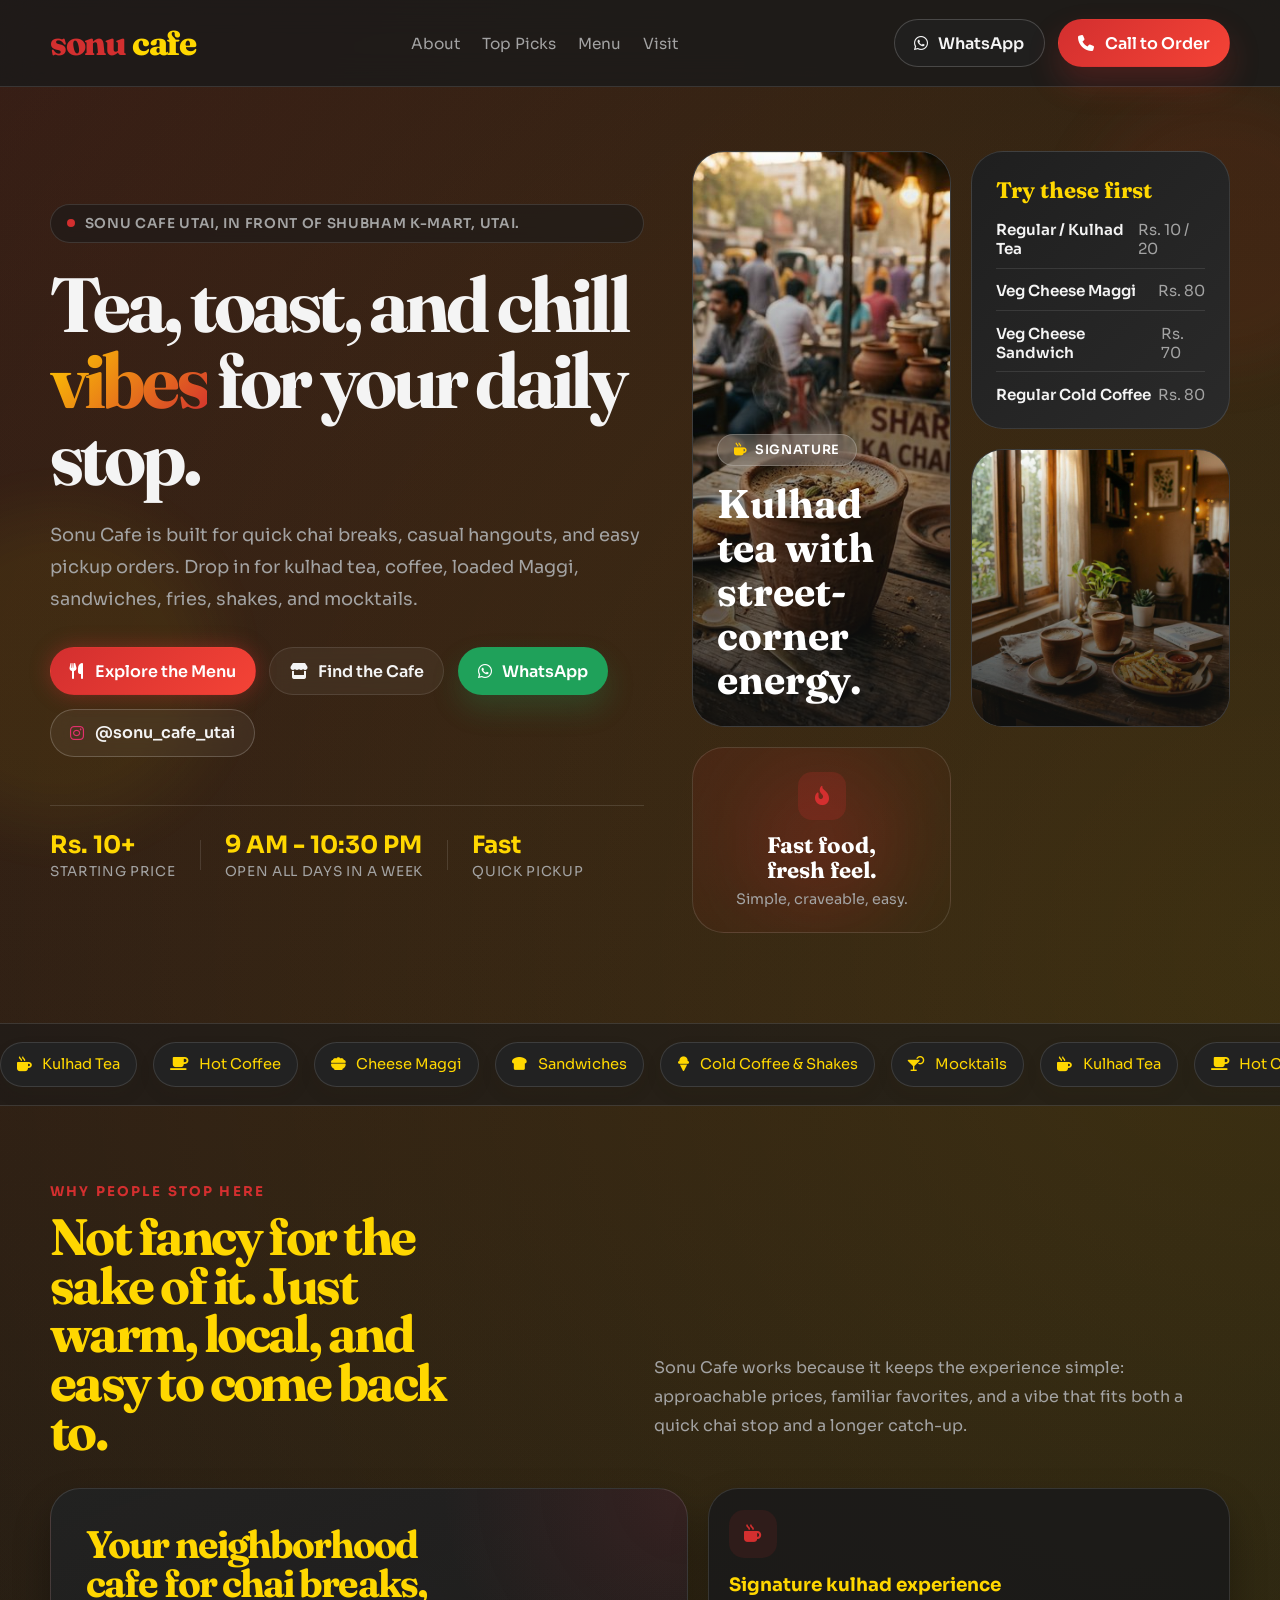
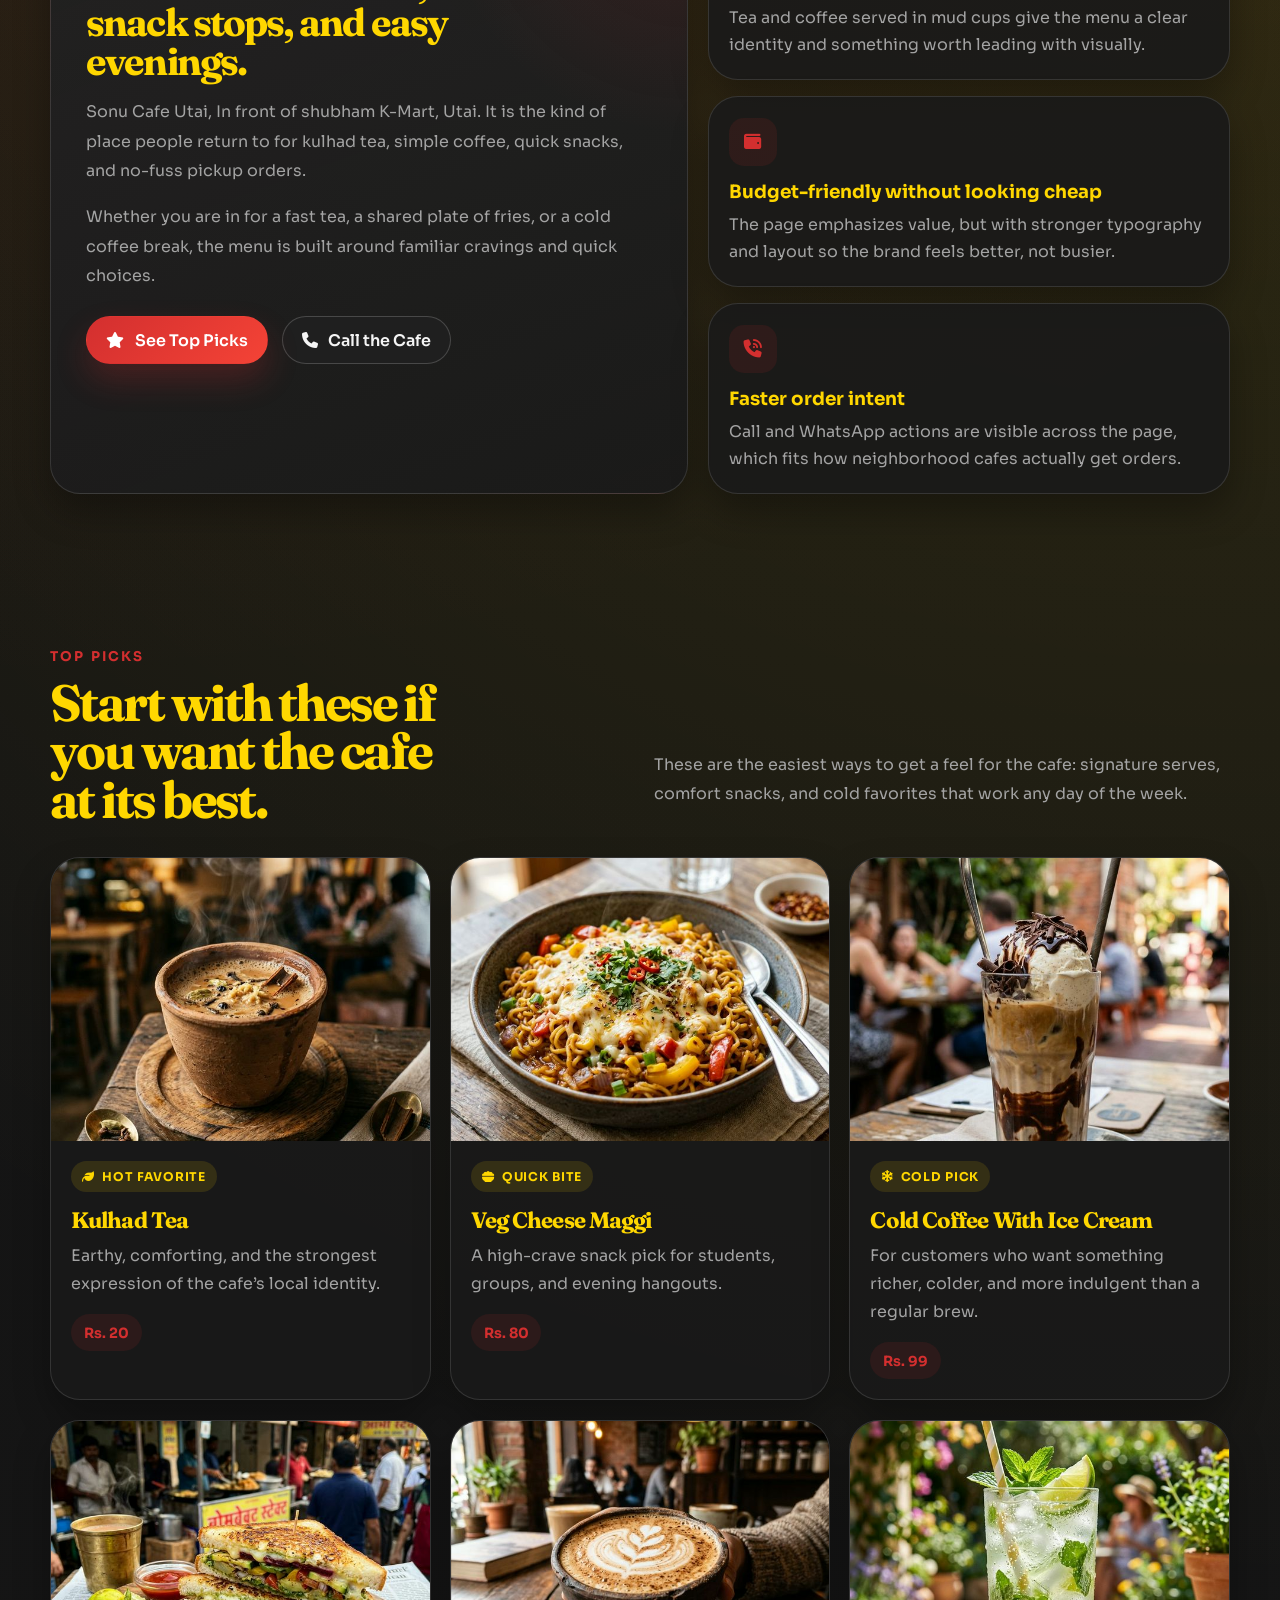
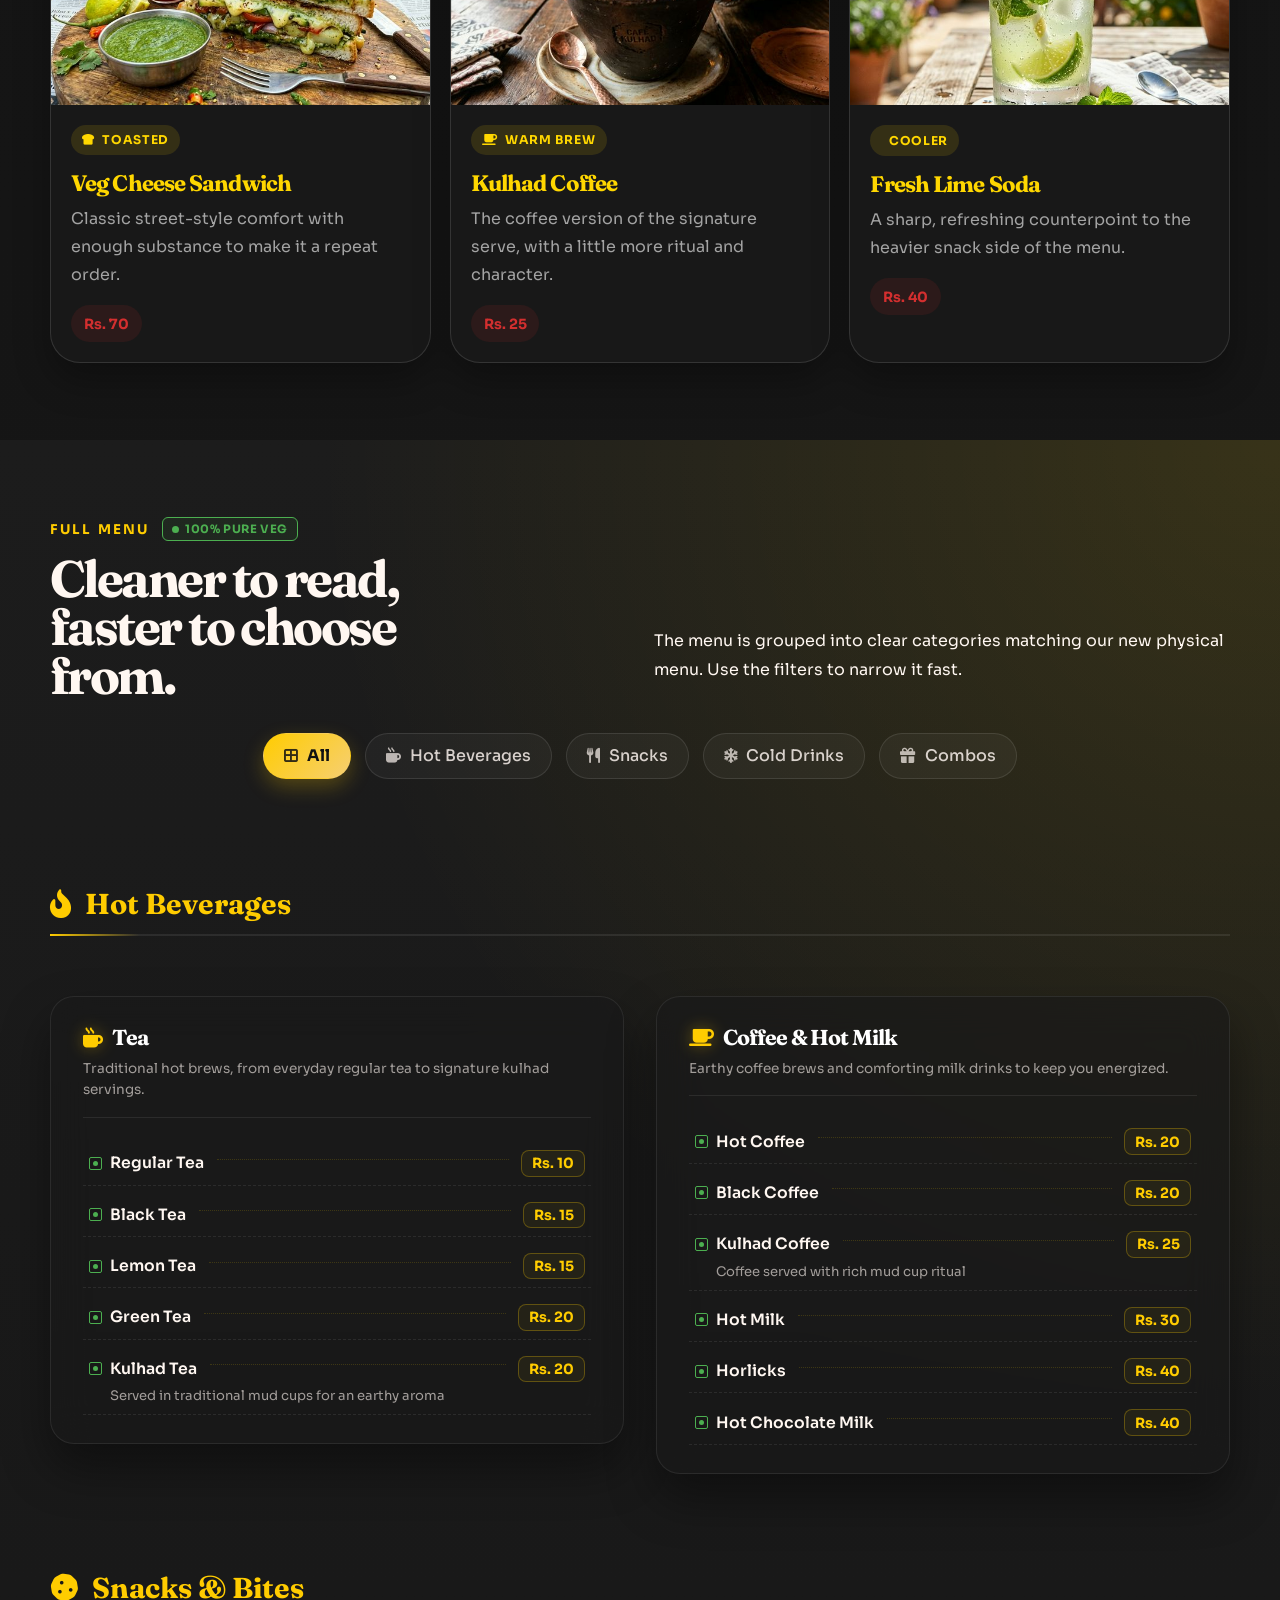
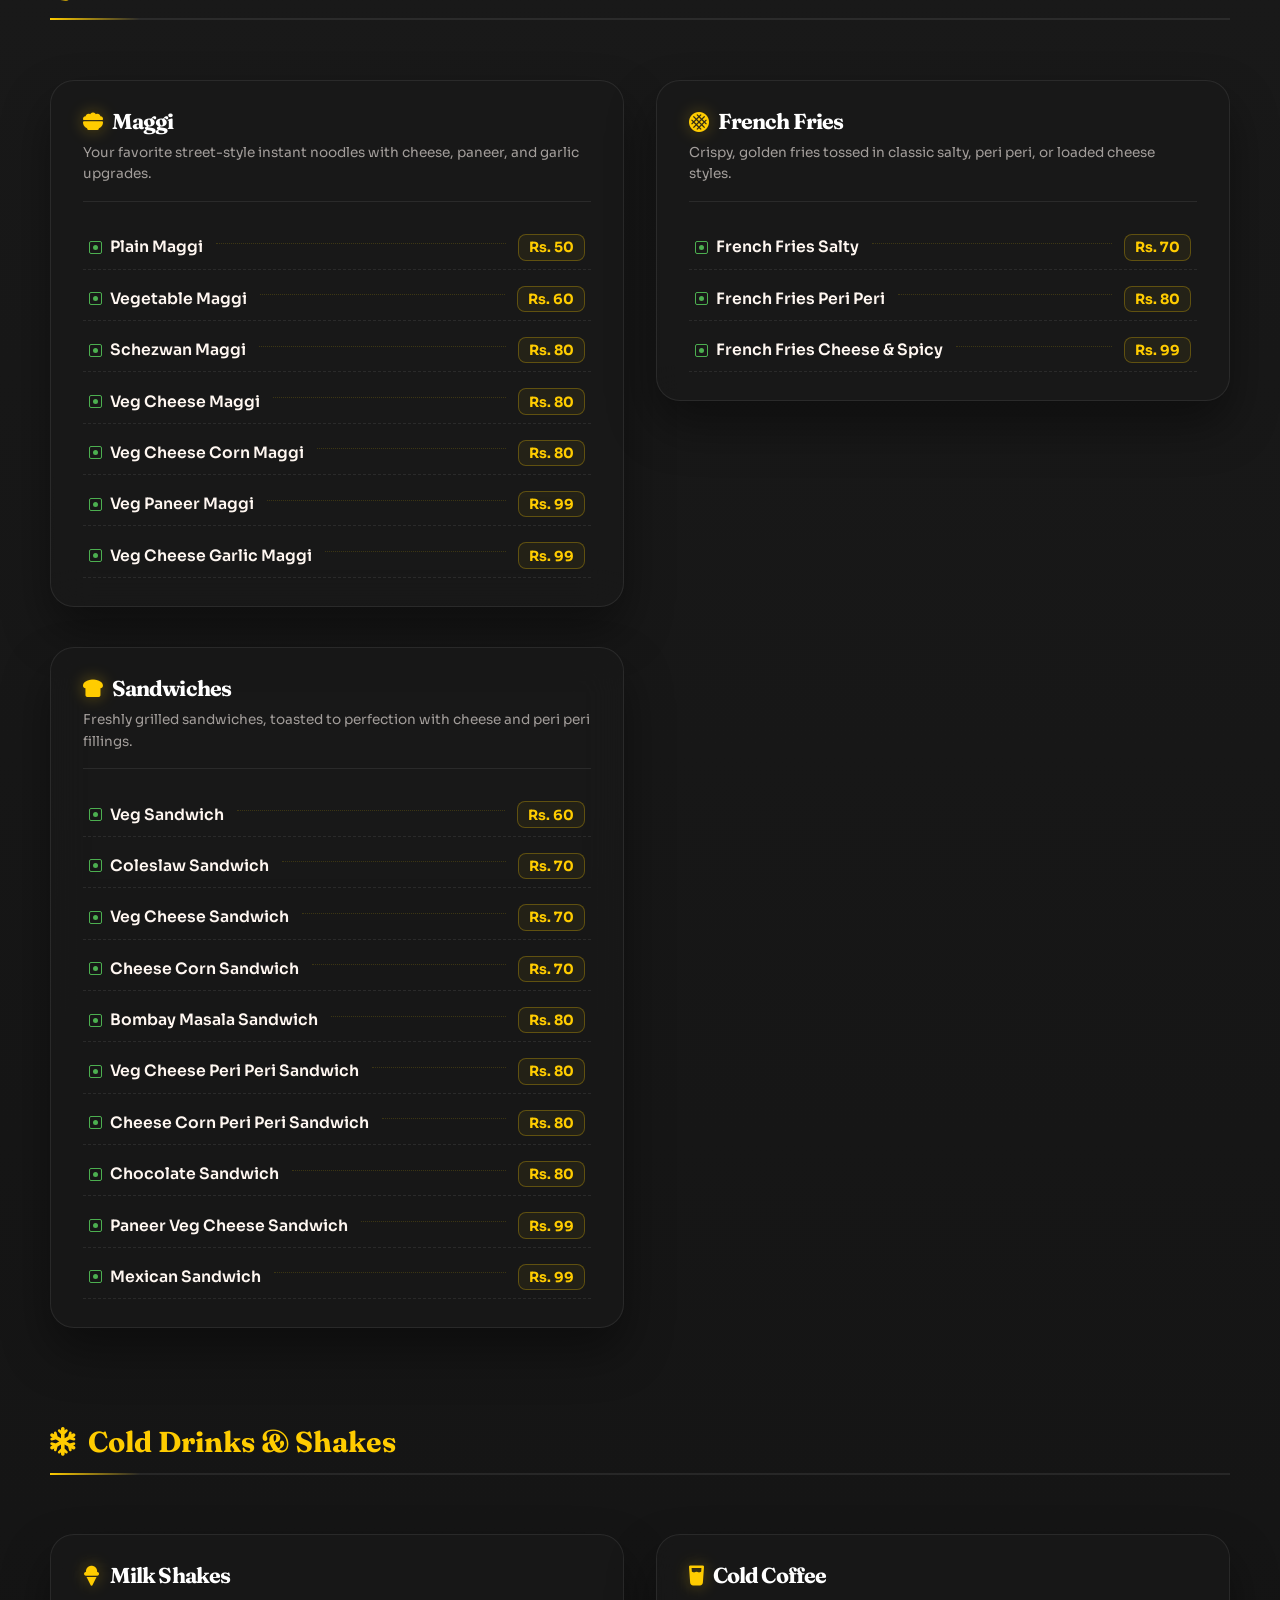
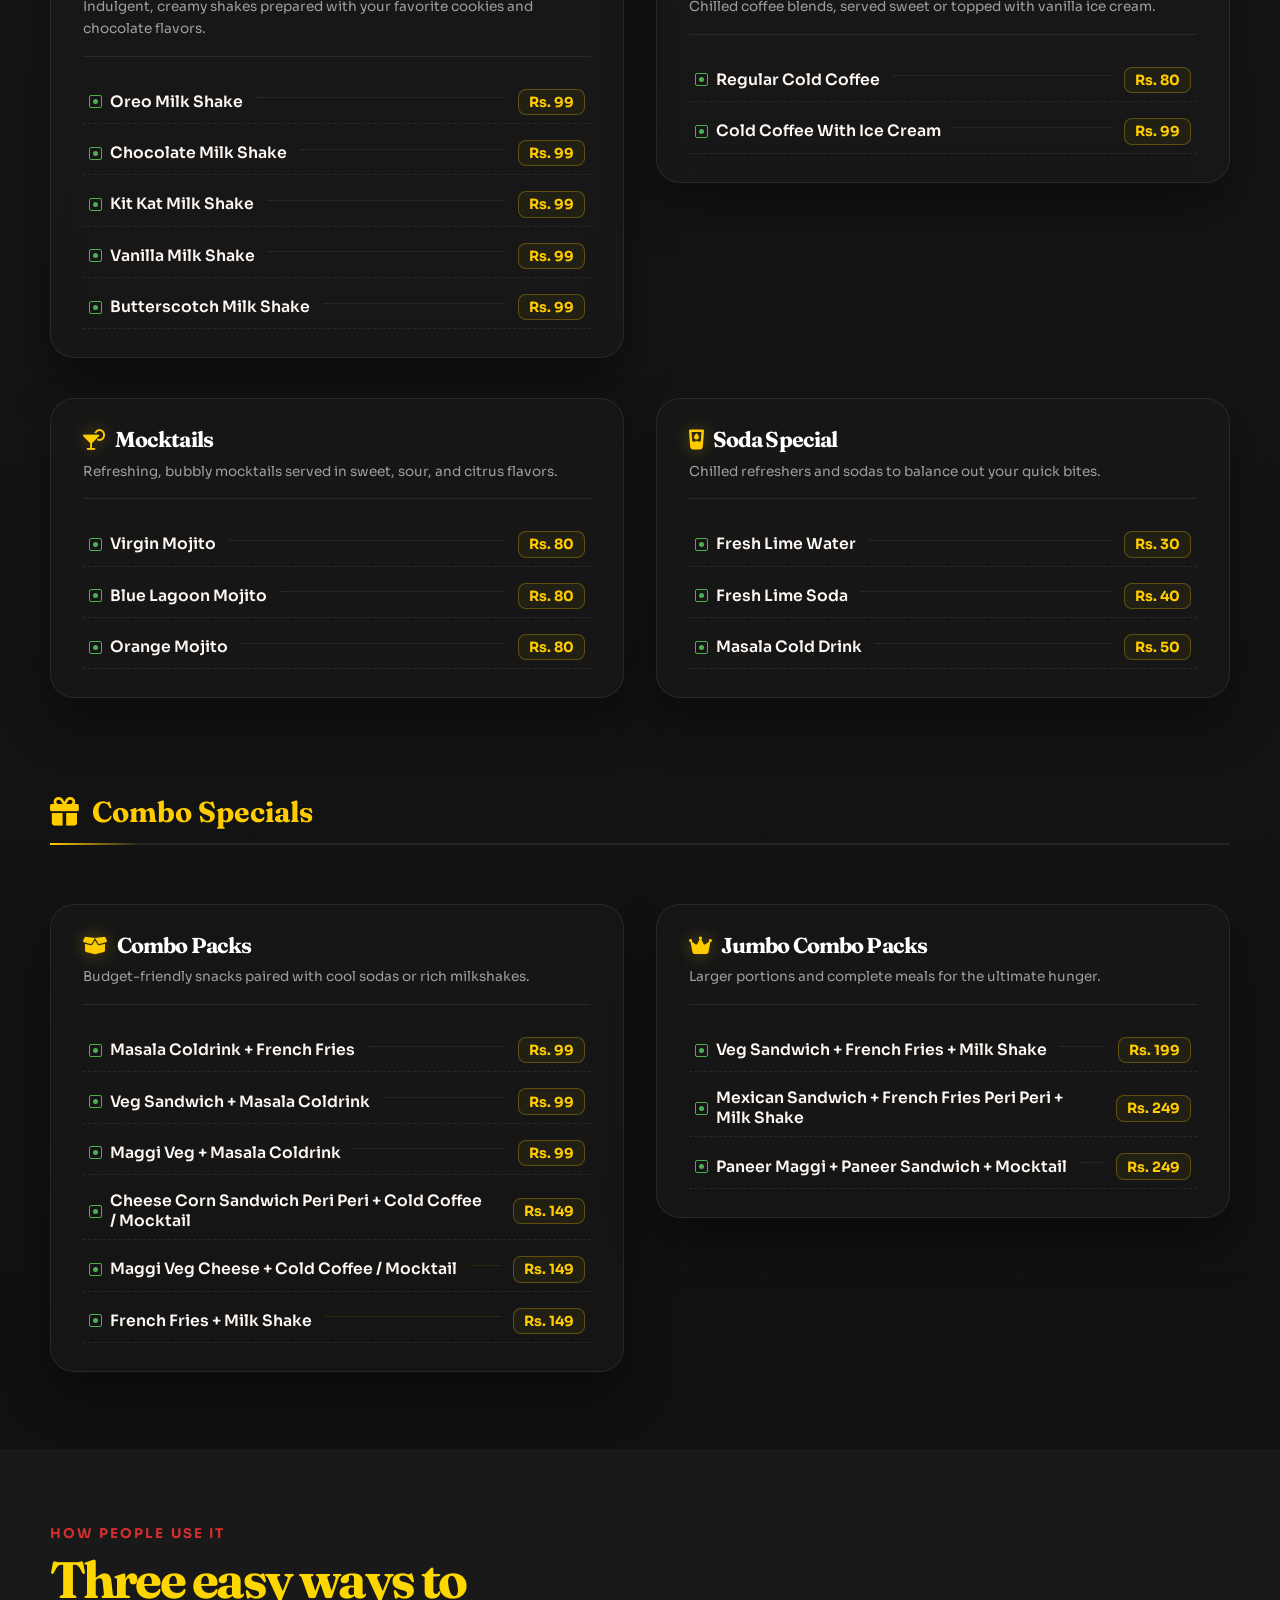
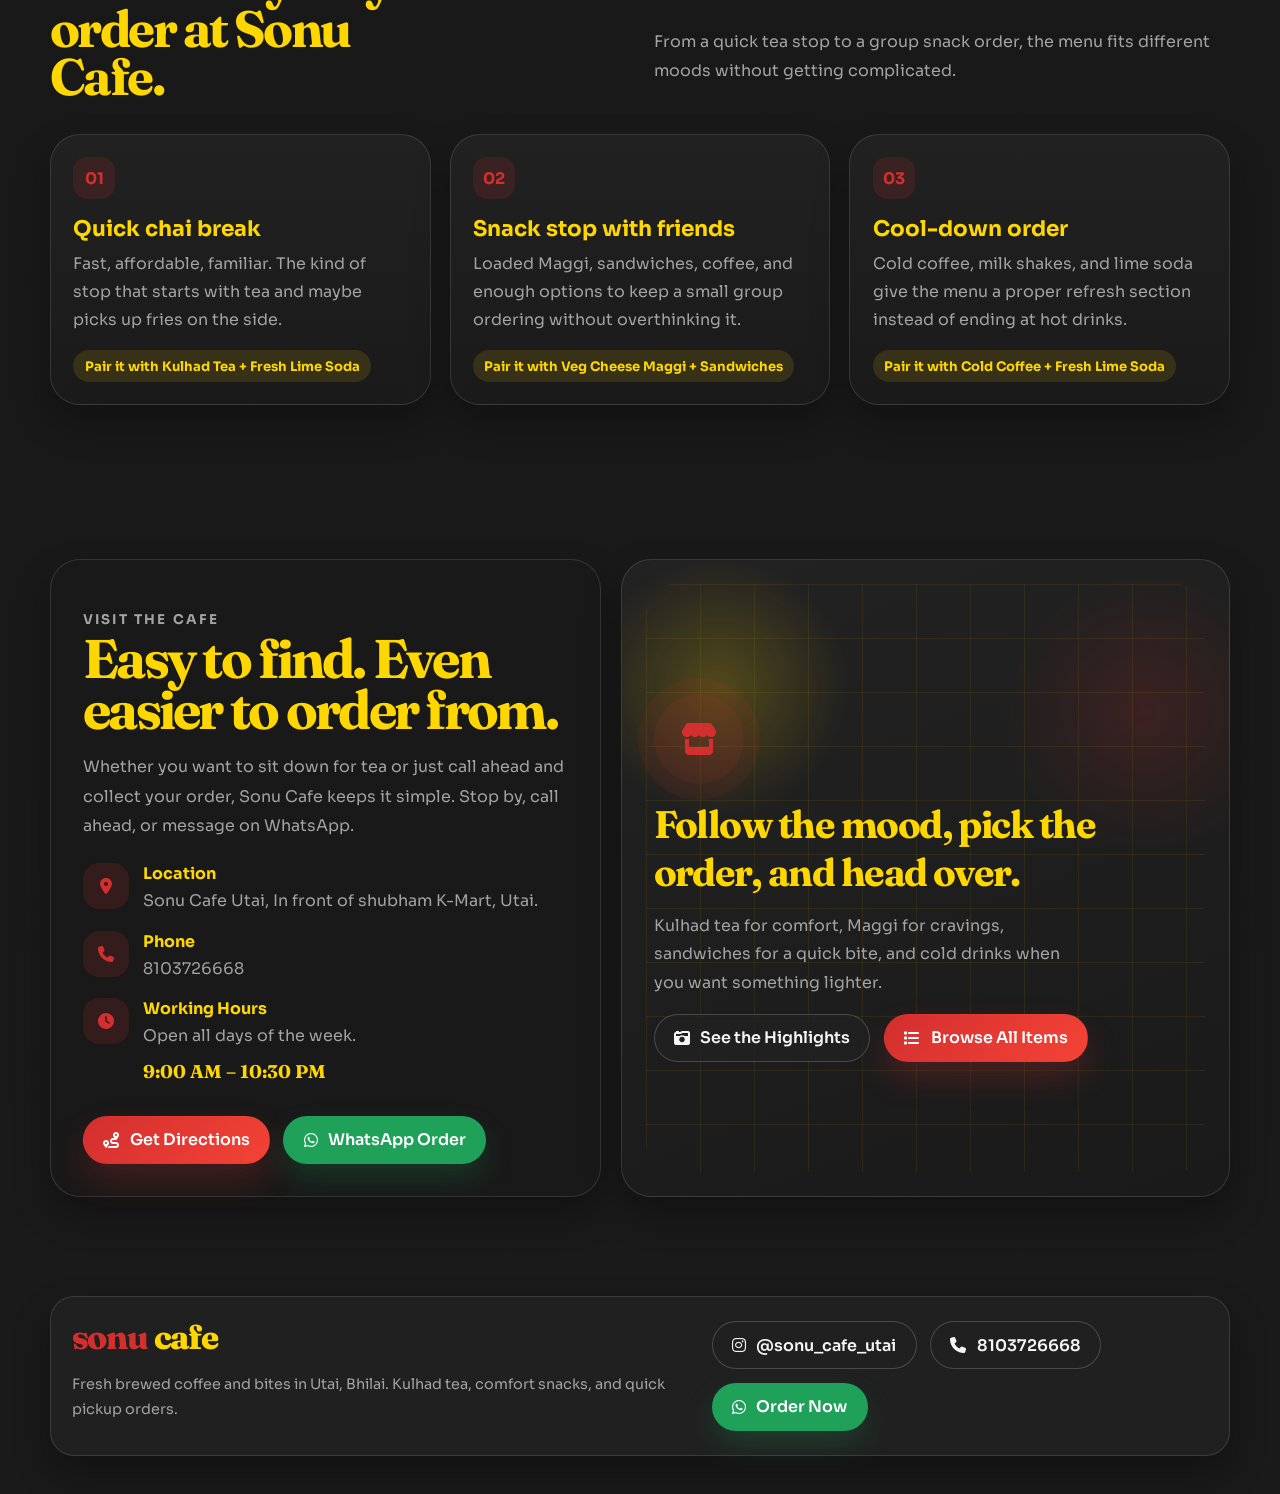
<file: index.html>
<!DOCTYPE html>
<html lang="en">

<head>
    <meta charset="UTF-8">
    <meta name="viewport" content="width=device-width, initial-scale=1.0">
    <title>Sonu Cafe | Kulhad Tea, Coffee & Bites in Utai, Bhilai</title>
    <meta name="description"
        content="Sonu Cafe is a colorful local hangout in Utai, Bhilai for kulhad tea, coffee, Maggi, sandwiches, fries, shakes, mocktails, and quick pickup orders.">
    <link rel="preconnect" href="https://fonts.googleapis.com">
    <link rel="preconnect" href="https://fonts.gstatic.com" crossorigin>
    <link rel="stylesheet" href="https://cdnjs.cloudflare.com/ajax/libs/font-awesome/6.4.0/css/all.min.css">
    <link
        href="https://fonts.googleapis.com/css2?family=Fraunces:wght@600;700;800&family=Sora:wght@400;500;600;700&display=swap"
        rel="stylesheet">
    <link rel="stylesheet" href="style.css">
</head>

<body>
    <header class="site-header">
        <div class="container header-row">
            <a href="#home" class="brand" aria-label="Sonu Cafe home">
                <span class="brand-mark">sonu</span><span class="brand-accent">cafe</span>
            </a>

            <nav class="desktop-nav" aria-label="Primary">
                <a href="#about">About</a>
                <a href="#favorites">Top Picks</a>
                <a href="#menu">Menu</a>
                <a href="#visit">Visit</a>
            </nav>

            <div class="header-actions">
                <a class="button button-secondary"
                    href="https://wa.me/918103726668?text=Hello%20Sonu%20Cafe!%20I%20would%20like%20to%20order..."
                    target="_blank" rel="noopener noreferrer">
                    <i class="fa-brands fa-whatsapp"></i> WhatsApp
                </a>
                <a class="button button-primary" href="tel:+918103726668">
                    <i class="fa-solid fa-phone"></i> Call to Order
                </a>
            </div>

            <button class="menu-toggle" id="menu-toggle" type="button" aria-expanded="false" aria-controls="mobile-menu"
                aria-label="Toggle navigation">
                <i class="fa-solid fa-bars"></i>
            </button>
        </div>

        <div class="container mobile-menu" id="mobile-menu" hidden>
            <div class="mobile-menu-panel">
                <nav aria-label="Mobile">
                    <a href="#about">About</a>
                    <a href="#favorites">Top Picks</a>
                    <a href="#menu">Menu</a>
                    <a href="#visit">Visit</a>
                    <a href="https://instagram.com/sonu_cafe_utai" target="_blank" rel="noopener noreferrer"><i class="fa-brands fa-instagram"></i> @sonu_cafe_utai</a>
                    <a href="https://wa.me/918103726668?text=Hello%20Sonu%20Cafe!%20I%20would%20like%20to%20order..."
                        target="_blank" rel="noopener noreferrer">Order on WhatsApp</a>
                    <a href="tel:+918103726668">Call 8103726668</a>
                </nav>
            </div>
        </div>
    </header>

    <main id="home">
        <section class="hero">
            <div class="container hero-grid">
                <div class="hero-content" data-reveal>
                    <div class="hero-badge">
                        <span class="pulse-dot"></span>
                        Sonu Cafe Utai, In front of shubham K-Mart, Utai.
                    </div>
                    <h1 class="hero-title">Tea, toast, and chill <span class="text-gradient">vibes</span> for your daily stop.</h1>
                    <p class="lead">
                        Sonu Cafe is built for quick chai breaks, casual hangouts, and easy pickup orders. Drop in for
                        kulhad tea, coffee, loaded Maggi, sandwiches, fries, shakes, and mocktails.
                    </p>

                    <div class="hero-actions">
                        <a class="button button-glow button-primary" href="#menu">
                            <i class="fa-solid fa-utensils"></i> Explore the Menu
                        </a>
                        <a class="button button-glass" href="#visit">
                            <i class="fa-solid fa-store"></i> Find the Cafe
                        </a>
                        <a class="button button-whatsapp"
                            href="https://wa.me/918103726668?text=Hello%20Sonu%20Cafe!%20I%20would%20like%20to%20order..."
                            target="_blank" rel="noopener noreferrer">
                            <i class="fa-brands fa-whatsapp"></i> WhatsApp
                        </a>
                        <a class="button button-glass" style="border-color: rgba(255,255,255,0.2)"
                            href="https://instagram.com/sonu_cafe_utai"
                            target="_blank" rel="noopener noreferrer">
                            <i class="fa-brands fa-instagram" style="color: #E1306C"></i> @sonu_cafe_utai
                        </a>
                    </div>

                    <div class="hero-stats">
                        <div class="stat-item">
                            <strong class="stat-value">Rs. 10+</strong>
                            <span class="stat-label">Starting Price</span>
                        </div>
                        <div class="stat-divider"></div>
                        <div class="stat-item">
                            <strong class="stat-value">9 AM - 10:30 PM</strong>
                            <span class="stat-label">Open all days in a week</span>
                        </div>
                        <div class="stat-divider"></div>
                        <div class="stat-item">
                            <strong class="stat-value">Fast</strong>
                            <span class="stat-label">Quick Pickup</span>
                        </div>
                    </div>
                </div>

                <div class="hero-bento" data-reveal>
                    <article class="bento-card bento-main">
                        <div class="bento-bg" style="background-image: url('images/hero-kulhad-tea.png');"></div>
                        <div class="bento-overlay"></div>
                        <div class="bento-content">
                            <div class="glass-pill">
                                <i class="fa-solid fa-mug-hot"></i> Signature
                            </div>
                            <h2>Kulhad tea with street-corner energy.</h2>
                        </div>
                    </article>

                    <article class="bento-card bento-list">
                        <h3>Try these first</h3>
                        <ul class="sleek-list">
                            <li><strong>Regular / Kulhad Tea</strong><span>Rs. 10 / 20</span></li>
                            <li><strong>Veg Cheese Maggi</strong><span>Rs. 80</span></li>
                            <li><strong>Veg Cheese Sandwich</strong><span>Rs. 70</span></li>
                            <li><strong>Regular Cold Coffee</strong><span>Rs. 80</span></li>
                        </ul>
                    </article>
                    
                    <article class="bento-card bento-photo">
                        <div class="bento-bg" style="background-image: url('images/hero-mini-photo.png');"></div>
                        <div class="bento-overlay"></div>
                    </article>

                    <article class="bento-card bento-spotlight">
                        <div class="spotlight-blur"></div>
                        <span class="spotlight-icon-new"><i class="fa-solid fa-fire-flame-curved"></i></span>
                        <h3>Fast food,<br>fresh feel.</h3>
                        <p>Simple, craveable, easy.</p>
                    </article>
                </div>
            </div>
        </section>

        <section class="ticker" aria-label="Menu highlights">
            <div class="ticker-track">
                <span class="ticker-chip"><i class="fa-solid fa-mug-hot"></i> Kulhad Tea</span>
                <span class="ticker-chip"><i class="fa-solid fa-mug-saucer"></i> Hot Coffee</span>
                <span class="ticker-chip"><i class="fa-solid fa-bowl-food"></i> Cheese Maggi</span>
                <span class="ticker-chip"><i class="fa-solid fa-bread-slice"></i> Sandwiches</span>
                <span class="ticker-chip"><i class="fa-solid fa-ice-cream"></i> Cold Coffee & Shakes</span>
                <span class="ticker-chip"><i class="fa-solid fa-martini-glass-citrus"></i> Mocktails</span>
                <span class="ticker-chip"><i class="fa-solid fa-mug-hot"></i> Kulhad Tea</span>
                <span class="ticker-chip"><i class="fa-solid fa-mug-saucer"></i> Hot Coffee</span>
                <span class="ticker-chip"><i class="fa-solid fa-bowl-food"></i> Cheese Maggi</span>
                <span class="ticker-chip"><i class="fa-solid fa-bread-slice"></i> Sandwiches</span>
                <span class="ticker-chip"><i class="fa-solid fa-ice-cream"></i> Cold Coffee & Shakes</span>
                <span class="ticker-chip"><i class="fa-solid fa-martini-glass-citrus"></i> Mocktails</span>
            </div>
        </section>

        <section class="section" id="about">
            <div class="container">
                <div class="section-head" data-reveal>
                    <div>
                        <p class="section-kicker">Why People Stop Here</p>
                        <h2 class="section-title">Not fancy for the sake of it. Just warm, local, and easy to come back
                            to.</h2>
                    </div>
                    <p class="section-copy">
                        Sonu Cafe works because it keeps the experience simple: approachable prices, familiar favorites,
                        and a vibe that fits both a quick chai stop and a longer catch-up.
                    </p>
                </div>

                <div class="story-grid">
                    <article class="story-panel" data-reveal>
                        <h3>Your neighborhood cafe for chai breaks, snack stops, and easy evenings.</h3>
                        <p>
                            Sonu Cafe Utai, In front of shubham K-Mart, Utai. It is
                            the kind of place people return to for kulhad tea, simple coffee, quick snacks, and no-fuss
                            pickup orders.
                        </p>
                        <p>
                            Whether you are in for a fast tea, a shared plate of fries, or a cold coffee break, the menu
                            is built around familiar cravings and quick choices.
                        </p>
                        <div class="story-actions">
                            <a class="button button-primary" href="#favorites">
                                <i class="fa-solid fa-star"></i> See Top Picks
                            </a>
                            <a class="button button-secondary" href="tel:+918103726668">
                                <i class="fa-solid fa-phone"></i> Call the Cafe
                            </a>
                        </div>
                    </article>

                    <div class="features-grid">
                        <article class="feature-tile" data-reveal>
                            <i class="fa-solid fa-mug-hot"></i>
                            <h3>Signature kulhad experience</h3>
                            <p>Tea and coffee served in mud cups give the menu a clear identity and something worth
                                leading with visually.</p>
                        </article>
                        <article class="feature-tile" data-reveal>
                            <i class="fa-solid fa-wallet"></i>
                            <h3>Budget-friendly without looking cheap</h3>
                            <p>The page emphasizes value, but with stronger typography and layout so the brand feels
                                better, not busier.</p>
                        </article>
                        <article class="feature-tile" data-reveal>
                            <i class="fa-solid fa-phone-volume"></i>
                            <h3>Faster order intent</h3>
                            <p>Call and WhatsApp actions are visible across the page, which fits how neighborhood cafes
                                actually get orders.</p>
                        </article>
                    </div>
                </div>
            </div>
        </section>

        <section class="section" id="favorites">
            <div class="container">
                <div class="section-head" data-reveal>
                    <div>
                        <p class="section-kicker">Top Picks</p>
                        <h2 class="section-title">Start with these if you want the cafe at its best.</h2>
                    </div>
                    <p class="section-copy">
                        These are the easiest ways to get a feel for the cafe: signature serves, comfort snacks, and
                        cold favorites that work any day of the week.
                    </p>
                </div>

                <div class="signature-grid">
                    <article class="featured-item" data-reveal>
                        <div class="featured-media" style="background-image: url('images/kulhad-tea.png');"></div>
                        <div class="featured-body">
                            <span class="featured-tag"><i class="fa-solid fa-leaf"></i> Hot Favorite</span>
                            <h3>Kulhad Tea</h3>
                            <p>Earthy, comforting, and the strongest expression of the cafe’s local identity.</p>
                            <span class="featured-price">Rs. 20</span>
                        </div>
                    </article>

                    <article class="featured-item" data-reveal>
                        <div class="featured-media" style="background-image: url('images/cheese-maggi.png');"></div>
                        <div class="featured-body">
                            <span class="featured-tag"><i class="fa-solid fa-bowl-food"></i> Quick Bite</span>
                            <h3>Veg Cheese Maggi</h3>
                            <p>A high-crave snack pick for students, groups, and evening hangouts.</p>
                            <span class="featured-price">Rs. 80</span>
                        </div>
                    </article>

                    <article class="featured-item" data-reveal>
                        <div class="featured-media" style="background-image: url('images/cold-coffee.png');"></div>
                        <div class="featured-body">
                            <span class="featured-tag"><i class="fa-solid fa-snowflake"></i> Cold Pick</span>
                            <h3>Cold Coffee With Ice Cream</h3>
                            <p>For customers who want something richer, colder, and more indulgent than a regular brew.
                            </p>
                            <span class="featured-price">Rs. 99</span>
                        </div>
                    </article>

                    <article class="featured-item" data-reveal>
                        <div class="featured-media" style="background-image: url('images/bombay-sandwich.png');">
                        </div>
                        <div class="featured-body">
                            <span class="featured-tag"><i class="fa-solid fa-bread-slice"></i> Toasted</span>
                            <h3>Veg Cheese Sandwich</h3>
                            <p>Classic street-style comfort with enough substance to make it a repeat order.</p>
                            <span class="featured-price">Rs. 70</span>
                        </div>
                    </article>

                    <article class="featured-item" data-reveal>
                        <div class="featured-media" style="background-image: url('images/kulhad-coffee.png');"></div>
                        <div class="featured-body">
                            <span class="featured-tag"><i class="fa-solid fa-mug-saucer"></i> Warm Brew</span>
                            <h3>Kulhad Coffee</h3>
                            <p>The coffee version of the signature serve, with a little more ritual and character.</p>
                            <span class="featured-price">Rs. 25</span>
                        </div>
                    </article>

                    <article class="featured-item" data-reveal>
                        <div class="featured-media" style="background-image: url('images/fresh-lime-soda.png');"></div>
                        <div class="featured-body">
                            <span class="featured-tag"><i class="fa-solid fa-citrus"></i> Cooler</span>
                            <h3>Fresh Lime Soda</h3>
                            <p>A sharp, refreshing counterpoint to the heavier snack side of the menu.</p>
                            <span class="featured-price">Rs. 40</span>
                        </div>
                    </article>
                </div>
            </div>
        </section>

        <section class="section menu-section" id="menu">
            <div class="container">
                <div class="section-head" data-reveal>
                    <div>
                        <div style="display: flex; align-items: center; gap: 0.8rem; margin-bottom: 0.85rem;">
                            <p class="section-kicker" style="margin: 0;">Full Menu</p>
                            <span class="veg-badge"><span class="veg-dot"></span> 100% Pure Veg</span>
                        </div>
                        <h2 class="section-title">Cleaner to read, faster to choose from.</h2>
                    </div>
                    <p class="section-copy">
                        The menu is grouped into clear categories matching our new physical menu. Use
                        the filters to narrow it fast.
                    </p>
                </div>

                <div class="filter-row" id="menu-filters" data-reveal>
                    <button class="filter-button is-active" data-filter="all" type="button"
                        aria-pressed="true"><i class="fa-solid fa-border-all"></i> All</button>
                    <button class="filter-button" data-filter="hot-beverages" type="button" aria-pressed="false"><i class="fa-solid fa-mug-hot"></i> Hot Beverages</button>
                    <button class="filter-button" data-filter="snacks" type="button"
                        aria-pressed="false"><i class="fa-solid fa-utensils"></i> Snacks</button>
                    <button class="filter-button" data-filter="cold-beverages" type="button" aria-pressed="false"><i class="fa-solid fa-snowflake"></i> Cold Drinks</button>
                    <button class="filter-button" data-filter="combos" type="button" aria-pressed="false"><i class="fa-solid fa-gift"></i> Combos</button>
                </div>

                <div class="menu-grid">
                    <h3 class="menu-group-title" data-category="hot-beverages" data-reveal>
                        <i class="fa-solid fa-fire-flame-curved" style="color: var(--saffron);"></i> Hot Beverages
                    </h3>

                    <article class="menu-category" data-category="hot-beverages" data-reveal>
                        <div class="category-info-panel">
                            <h3><i class="fa-solid fa-mug-hot" style="color: var(--saffron);"></i> Tea</h3>
                            <p class="category-note">Traditional hot brews, from everyday regular tea to signature kulhad servings.</p>
                        </div>
                        <ul class="menu-list">
                            <li>
                                <div class="menu-item-main">
                                    <span class="menu-item-name">
                                        <span class="veg-icon"><span class="veg-dot-inner"></span></span> Regular Tea
                                    </span>
                                    <span class="menu-item-dots"></span>
                                    <span class="menu-item-price">Rs. 10</span>
                                </div>
                            </li>
                            <li>
                                <div class="menu-item-main">
                                    <span class="menu-item-name">
                                        <span class="veg-icon"><span class="veg-dot-inner"></span></span> Black Tea
                                    </span>
                                    <span class="menu-item-dots"></span>
                                    <span class="menu-item-price">Rs. 15</span>
                                </div>
                            </li>
                            <li>
                                <div class="menu-item-main">
                                    <span class="menu-item-name">
                                        <span class="veg-icon"><span class="veg-dot-inner"></span></span> Lemon Tea
                                    </span>
                                    <span class="menu-item-dots"></span>
                                    <span class="menu-item-price">Rs. 15</span>
                                </div>
                            </li>
                            <li>
                                <div class="menu-item-main">
                                    <span class="menu-item-name">
                                        <span class="veg-icon"><span class="veg-dot-inner"></span></span> Green Tea
                                    </span>
                                    <span class="menu-item-dots"></span>
                                    <span class="menu-item-price">Rs. 20</span>
                                </div>
                            </li>
                            <li>
                                <div class="menu-item-main">
                                    <span class="menu-item-name">
                                        <span class="veg-icon"><span class="veg-dot-inner"></span></span> Kulhad Tea
                                    </span>
                                    <span class="menu-item-dots"></span>
                                    <span class="menu-item-price">Rs. 20</span>
                                </div>
                                <span class="menu-item-desc">Served in traditional mud cups for an earthy aroma</span>
                            </li>
                        </ul>
                    </article>

                    <article class="menu-category" data-category="hot-beverages" data-reveal>
                        <div class="category-info-panel">
                            <h3><i class="fa-solid fa-mug-saucer" style="color: var(--saffron);"></i> Coffee & Hot Milk</h3>
                            <p class="category-note">Earthy coffee brews and comforting milk drinks to keep you energized.</p>
                        </div>
                        <ul class="menu-list">
                            <li>
                                <div class="menu-item-main">
                                    <span class="menu-item-name">
                                        <span class="veg-icon"><span class="veg-dot-inner"></span></span> Hot Coffee
                                    </span>
                                    <span class="menu-item-dots"></span>
                                    <span class="menu-item-price">Rs. 20</span>
                                </div>
                            </li>
                            <li>
                                <div class="menu-item-main">
                                    <span class="menu-item-name">
                                        <span class="veg-icon"><span class="veg-dot-inner"></span></span> Black Coffee
                                    </span>
                                    <span class="menu-item-dots"></span>
                                    <span class="menu-item-price">Rs. 20</span>
                                </div>
                            </li>
                            <li>
                                <div class="menu-item-main">
                                    <span class="menu-item-name">
                                        <span class="veg-icon"><span class="veg-dot-inner"></span></span> Kulhad Coffee
                                    </span>
                                    <span class="menu-item-dots"></span>
                                    <span class="menu-item-price">Rs. 25</span>
                                </div>
                                <span class="menu-item-desc">Coffee served with rich mud cup ritual</span>
                            </li>
                            <li>
                                <div class="menu-item-main">
                                    <span class="menu-item-name">
                                        <span class="veg-icon"><span class="veg-dot-inner"></span></span> Hot Milk
                                    </span>
                                    <span class="menu-item-dots"></span>
                                    <span class="menu-item-price">Rs. 30</span>
                                </div>
                            </li>
                            <li>
                                <div class="menu-item-main">
                                    <span class="menu-item-name">
                                        <span class="veg-icon"><span class="veg-dot-inner"></span></span> Horlicks
                                    </span>
                                    <span class="menu-item-dots"></span>
                                    <span class="menu-item-price">Rs. 40</span>
                                </div>
                            </li>
                            <li>
                                <div class="menu-item-main">
                                    <span class="menu-item-name">
                                        <span class="veg-icon"><span class="veg-dot-inner"></span></span> Hot Chocolate Milk
                                    </span>
                                    <span class="menu-item-dots"></span>
                                    <span class="menu-item-price">Rs. 40</span>
                                </div>
                            </li>
                        </ul>
                    </article>

                    <h3 class="menu-group-title" data-category="snacks" data-reveal>
                        <i class="fa-solid fa-cookie" style="color: var(--saffron);"></i> Snacks & Bites
                    </h3>

                    <article class="menu-category" data-category="snacks" data-reveal>
                        <div class="category-info-panel">
                            <h3><i class="fa-solid fa-bowl-food" style="color: var(--saffron);"></i> Maggi</h3>
                            <p class="category-note">Your favorite street-style instant noodles with cheese, paneer, and garlic upgrades.</p>
                        </div>
                        <ul class="menu-list">
                            <li>
                                <div class="menu-item-main">
                                    <span class="menu-item-name">
                                        <span class="veg-icon"><span class="veg-dot-inner"></span></span> Plain Maggi
                                    </span>
                                    <span class="menu-item-dots"></span>
                                    <span class="menu-item-price">Rs. 50</span>
                                </div>
                            </li>
                            <li>
                                <div class="menu-item-main">
                                    <span class="menu-item-name">
                                        <span class="veg-icon"><span class="veg-dot-inner"></span></span> Vegetable Maggi
                                    </span>
                                    <span class="menu-item-dots"></span>
                                    <span class="menu-item-price">Rs. 60</span>
                                </div>
                            </li>
                            <li>
                                <div class="menu-item-main">
                                    <span class="menu-item-name">
                                        <span class="veg-icon"><span class="veg-dot-inner"></span></span> Schezwan Maggi
                                    </span>
                                    <span class="menu-item-dots"></span>
                                    <span class="menu-item-price">Rs. 80</span>
                                </div>
                            </li>
                            <li>
                                <div class="menu-item-main">
                                    <span class="menu-item-name">
                                        <span class="veg-icon"><span class="veg-dot-inner"></span></span> Veg Cheese Maggi
                                    </span>
                                    <span class="menu-item-dots"></span>
                                    <span class="menu-item-price">Rs. 80</span>
                                </div>
                            </li>
                            <li>
                                <div class="menu-item-main">
                                    <span class="menu-item-name">
                                        <span class="veg-icon"><span class="veg-dot-inner"></span></span> Veg Cheese Corn Maggi
                                    </span>
                                    <span class="menu-item-dots"></span>
                                    <span class="menu-item-price">Rs. 80</span>
                                </div>
                            </li>
                            <li>
                                <div class="menu-item-main">
                                    <span class="menu-item-name">
                                        <span class="veg-icon"><span class="veg-dot-inner"></span></span> Veg Paneer Maggi
                                    </span>
                                    <span class="menu-item-dots"></span>
                                    <span class="menu-item-price">Rs. 99</span>
                                </div>
                            </li>
                            <li>
                                <div class="menu-item-main">
                                    <span class="menu-item-name">
                                        <span class="veg-icon"><span class="veg-dot-inner"></span></span> Veg Cheese Garlic Maggi
                                    </span>
                                    <span class="menu-item-dots"></span>
                                    <span class="menu-item-price">Rs. 99</span>
                                </div>
                            </li>
                        </ul>
                    </article>

                    <article class="menu-category" data-category="snacks" data-reveal>
                        <div class="category-info-panel">
                            <h3><i class="fa-solid fa-stroopwafel" style="color: var(--saffron);"></i> French Fries</h3>
                            <p class="category-note">Crispy, golden fries tossed in classic salty, peri peri, or loaded cheese styles.</p>
                        </div>
                        <ul class="menu-list">
                            <li>
                                <div class="menu-item-main">
                                    <span class="menu-item-name">
                                        <span class="veg-icon"><span class="veg-dot-inner"></span></span> French Fries Salty
                                    </span>
                                    <span class="menu-item-dots"></span>
                                    <span class="menu-item-price">Rs. 70</span>
                                </div>
                            </li>
                            <li>
                                <div class="menu-item-main">
                                    <span class="menu-item-name">
                                        <span class="veg-icon"><span class="veg-dot-inner"></span></span> French Fries Peri Peri
                                    </span>
                                    <span class="menu-item-dots"></span>
                                    <span class="menu-item-price">Rs. 80</span>
                                </div>
                            </li>
                            <li>
                                <div class="menu-item-main">
                                    <span class="menu-item-name">
                                        <span class="veg-icon"><span class="veg-dot-inner"></span></span> French Fries Cheese & Spicy
                                    </span>
                                    <span class="menu-item-dots"></span>
                                    <span class="menu-item-price">Rs. 99</span>
                                </div>
                            </li>
                        </ul>
                    </article>

                    <article class="menu-category" data-category="snacks" data-reveal>
                        <div class="category-info-panel">
                            <h3><i class="fa-solid fa-bread-slice" style="color: var(--saffron);"></i> Sandwiches</h3>
                            <p class="category-note">Freshly grilled sandwiches, toasted to perfection with cheese and peri peri fillings.</p>
                        </div>
                        <ul class="menu-list">
                            <li>
                                <div class="menu-item-main">
                                    <span class="menu-item-name">
                                        <span class="veg-icon"><span class="veg-dot-inner"></span></span> Veg Sandwich
                                    </span>
                                    <span class="menu-item-dots"></span>
                                    <span class="menu-item-price">Rs. 60</span>
                                </div>
                            </li>
                            <li>
                                <div class="menu-item-main">
                                    <span class="menu-item-name">
                                        <span class="veg-icon"><span class="veg-dot-inner"></span></span> Coleslaw Sandwich
                                    </span>
                                    <span class="menu-item-dots"></span>
                                    <span class="menu-item-price">Rs. 70</span>
                                </div>
                            </li>
                            <li>
                                <div class="menu-item-main">
                                    <span class="menu-item-name">
                                        <span class="veg-icon"><span class="veg-dot-inner"></span></span> Veg Cheese Sandwich
                                    </span>
                                    <span class="menu-item-dots"></span>
                                    <span class="menu-item-price">Rs. 70</span>
                                </div>
                            </li>
                            <li>
                                <div class="menu-item-main">
                                    <span class="menu-item-name">
                                        <span class="veg-icon"><span class="veg-dot-inner"></span></span> Cheese Corn Sandwich
                                    </span>
                                    <span class="menu-item-dots"></span>
                                    <span class="menu-item-price">Rs. 70</span>
                                </div>
                            </li>
                            <li>
                                <div class="menu-item-main">
                                    <span class="menu-item-name">
                                        <span class="veg-icon"><span class="veg-dot-inner"></span></span> Bombay Masala Sandwich
                                    </span>
                                    <span class="menu-item-dots"></span>
                                    <span class="menu-item-price">Rs. 80</span>
                                </div>
                            </li>
                            <li>
                                <div class="menu-item-main">
                                    <span class="menu-item-name">
                                        <span class="veg-icon"><span class="veg-dot-inner"></span></span> Veg Cheese Peri Peri Sandwich
                                    </span>
                                    <span class="menu-item-dots"></span>
                                    <span class="menu-item-price">Rs. 80</span>
                                </div>
                            </li>
                            <li>
                                <div class="menu-item-main">
                                    <span class="menu-item-name">
                                        <span class="veg-icon"><span class="veg-dot-inner"></span></span> Cheese Corn Peri Peri Sandwich
                                    </span>
                                    <span class="menu-item-dots"></span>
                                    <span class="menu-item-price">Rs. 80</span>
                                </div>
                            </li>
                            <li>
                                <div class="menu-item-main">
                                    <span class="menu-item-name">
                                        <span class="veg-icon"><span class="veg-dot-inner"></span></span> Chocolate Sandwich
                                    </span>
                                    <span class="menu-item-dots"></span>
                                    <span class="menu-item-price">Rs. 80</span>
                                </div>
                            </li>
                            <li>
                                <div class="menu-item-main">
                                    <span class="menu-item-name">
                                        <span class="veg-icon"><span class="veg-dot-inner"></span></span> Paneer Veg Cheese Sandwich
                                    </span>
                                    <span class="menu-item-dots"></span>
                                    <span class="menu-item-price">Rs. 99</span>
                                </div>
                            </li>
                            <li>
                                <div class="menu-item-main">
                                    <span class="menu-item-name">
                                        <span class="veg-icon"><span class="veg-dot-inner"></span></span> Mexican Sandwich
                                    </span>
                                    <span class="menu-item-dots"></span>
                                    <span class="menu-item-price">Rs. 99</span>
                                </div>
                            </li>
                        </ul>
                    </article>

                    <h3 class="menu-group-title" data-category="cold-beverages" data-reveal>
                        <i class="fa-solid fa-snowflake" style="color: var(--saffron);"></i> Cold Drinks & Shakes
                    </h3>

                    <article class="menu-category" data-category="cold-beverages" data-reveal>
                        <div class="category-info-panel">
                            <h3><i class="fa-solid fa-ice-cream" style="color: var(--saffron);"></i> Milk Shakes</h3>
                            <p class="category-note">Indulgent, creamy shakes prepared with your favorite cookies and chocolate flavors.</p>
                        </div>
                        <ul class="menu-list">
                            <li>
                                <div class="menu-item-main">
                                    <span class="menu-item-name">
                                        <span class="veg-icon"><span class="veg-dot-inner"></span></span> Oreo Milk Shake
                                    </span>
                                    <span class="menu-item-dots"></span>
                                    <span class="menu-item-price">Rs. 99</span>
                                </div>
                            </li>
                            <li>
                                <div class="menu-item-main">
                                    <span class="menu-item-name">
                                        <span class="veg-icon"><span class="veg-dot-inner"></span></span> Chocolate Milk Shake
                                    </span>
                                    <span class="menu-item-dots"></span>
                                    <span class="menu-item-price">Rs. 99</span>
                                </div>
                            </li>
                            <li>
                                <div class="menu-item-main">
                                    <span class="menu-item-name">
                                        <span class="veg-icon"><span class="veg-dot-inner"></span></span> Kit Kat Milk Shake
                                    </span>
                                    <span class="menu-item-dots"></span>
                                    <span class="menu-item-price">Rs. 99</span>
                                </div>
                            </li>
                            <li>
                                <div class="menu-item-main">
                                    <span class="menu-item-name">
                                        <span class="veg-icon"><span class="veg-dot-inner"></span></span> Vanilla Milk Shake
                                    </span>
                                    <span class="menu-item-dots"></span>
                                    <span class="menu-item-price">Rs. 99</span>
                                </div>
                            </li>
                            <li>
                                <div class="menu-item-main">
                                    <span class="menu-item-name">
                                        <span class="veg-icon"><span class="veg-dot-inner"></span></span> Butterscotch Milk Shake
                                    </span>
                                    <span class="menu-item-dots"></span>
                                    <span class="menu-item-price">Rs. 99</span>
                                </div>
                            </li>
                        </ul>
                    </article>

                    <article class="menu-category" data-category="cold-beverages" data-reveal>
                        <div class="category-info-panel">
                            <h3><i class="fa-solid fa-glass-water" style="color: var(--saffron);"></i> Cold Coffee</h3>
                            <p class="category-note">Chilled coffee blends, served sweet or topped with vanilla ice cream.</p>
                        </div>
                        <ul class="menu-list">
                            <li>
                                <div class="menu-item-main">
                                    <span class="menu-item-name">
                                        <span class="veg-icon"><span class="veg-dot-inner"></span></span> Regular Cold Coffee
                                    </span>
                                    <span class="menu-item-dots"></span>
                                    <span class="menu-item-price">Rs. 80</span>
                                </div>
                            </li>
                            <li>
                                <div class="menu-item-main">
                                    <span class="menu-item-name">
                                        <span class="veg-icon"><span class="veg-dot-inner"></span></span> Cold Coffee With Ice Cream
                                    </span>
                                    <span class="menu-item-dots"></span>
                                    <span class="menu-item-price">Rs. 99</span>
                                </div>
                            </li>
                        </ul>
                    </article>

                    <article class="menu-category" data-category="cold-beverages" data-reveal>
                        <div class="category-info-panel">
                            <h3><i class="fa-solid fa-martini-glass-citrus" style="color: var(--saffron);"></i> Mocktails</h3>
                            <p class="category-note">Refreshing, bubbly mocktails served in sweet, sour, and citrus flavors.</p>
                        </div>
                        <ul class="menu-list">
                            <li>
                                <div class="menu-item-main">
                                    <span class="menu-item-name">
                                        <span class="veg-icon"><span class="veg-dot-inner"></span></span> Virgin Mojito
                                    </span>
                                    <span class="menu-item-dots"></span>
                                    <span class="menu-item-price">Rs. 80</span>
                                </div>
                            </li>
                            <li>
                                <div class="menu-item-main">
                                    <span class="menu-item-name">
                                        <span class="veg-icon"><span class="veg-dot-inner"></span></span> Blue Lagoon Mojito
                                    </span>
                                    <span class="menu-item-dots"></span>
                                    <span class="menu-item-price">Rs. 80</span>
                                </div>
                            </li>
                            <li>
                                <div class="menu-item-main">
                                    <span class="menu-item-name">
                                        <span class="veg-icon"><span class="veg-dot-inner"></span></span> Orange Mojito
                                    </span>
                                    <span class="menu-item-dots"></span>
                                    <span class="menu-item-price">Rs. 80</span>
                                </div>
                            </li>
                        </ul>
                    </article>

                    <article class="menu-category" data-category="cold-beverages" data-reveal>
                        <div class="category-info-panel">
                            <h3><i class="fa-solid fa-glass-water-droplet" style="color: var(--saffron);"></i> Soda Special</h3>
                            <p class="category-note">Chilled refreshers and sodas to balance out your quick bites.</p>
                        </div>
                        <ul class="menu-list">
                            <li>
                                <div class="menu-item-main">
                                    <span class="menu-item-name">
                                        <span class="veg-icon"><span class="veg-dot-inner"></span></span> Fresh Lime Water
                                    </span>
                                    <span class="menu-item-dots"></span>
                                    <span class="menu-item-price">Rs. 30</span>
                                </div>
                            </li>
                            <li>
                                <div class="menu-item-main">
                                    <span class="menu-item-name">
                                        <span class="veg-icon"><span class="veg-dot-inner"></span></span> Fresh Lime Soda
                                    </span>
                                    <span class="menu-item-dots"></span>
                                    <span class="menu-item-price">Rs. 40</span>
                                </div>
                            </li>
                            <li>
                                <div class="menu-item-main">
                                    <span class="menu-item-name">
                                        <span class="veg-icon"><span class="veg-dot-inner"></span></span> Masala Cold Drink
                                    </span>
                                    <span class="menu-item-dots"></span>
                                    <span class="menu-item-price">Rs. 50</span>
                                </div>
                            </li>
                        </ul>
                    </article>

                    <h3 class="menu-group-title" data-category="combos" data-reveal>
                        <i class="fa-solid fa-gift" style="color: var(--saffron);"></i> Combo Specials
                    </h3>

                    <article class="menu-category" data-category="combos" data-reveal>
                        <div class="category-info-panel">
                            <h3><i class="fa-solid fa-box-open" style="color: var(--saffron);"></i> Combo Packs</h3>
                            <p class="category-note">Budget-friendly snacks paired with cool sodas or rich milkshakes.</p>
                        </div>
                        <ul class="menu-list">
                            <li>
                                <div class="menu-item-main">
                                    <span class="menu-item-name">
                                        <span class="veg-icon"><span class="veg-dot-inner"></span></span> Masala Coldrink + French Fries
                                    </span>
                                    <span class="menu-item-dots"></span>
                                    <span class="menu-item-price">Rs. 99</span>
                                </div>
                            </li>
                            <li>
                                <div class="menu-item-main">
                                    <span class="menu-item-name">
                                        <span class="veg-icon"><span class="veg-dot-inner"></span></span> Veg Sandwich + Masala Coldrink
                                    </span>
                                    <span class="menu-item-dots"></span>
                                    <span class="menu-item-price">Rs. 99</span>
                                </div>
                            </li>
                            <li>
                                <div class="menu-item-main">
                                    <span class="menu-item-name">
                                        <span class="veg-icon"><span class="veg-dot-inner"></span></span> Maggi Veg + Masala Coldrink
                                    </span>
                                    <span class="menu-item-dots"></span>
                                    <span class="menu-item-price">Rs. 99</span>
                                </div>
                            </li>
                            <li>
                                <div class="menu-item-main">
                                    <span class="menu-item-name">
                                        <span class="veg-icon"><span class="veg-dot-inner"></span></span> Cheese Corn Sandwich Peri Peri + Cold Coffee / Mocktail
                                    </span>
                                    <span class="menu-item-dots"></span>
                                    <span class="menu-item-price">Rs. 149</span>
                                </div>
                            </li>
                            <li>
                                <div class="menu-item-main">
                                    <span class="menu-item-name">
                                        <span class="veg-icon"><span class="veg-dot-inner"></span></span> Maggi Veg Cheese + Cold Coffee / Mocktail
                                    </span>
                                    <span class="menu-item-dots"></span>
                                    <span class="menu-item-price">Rs. 149</span>
                                </div>
                            </li>
                            <li>
                                <div class="menu-item-main">
                                    <span class="menu-item-name">
                                        <span class="veg-icon"><span class="veg-dot-inner"></span></span> French Fries + Milk Shake
                                    </span>
                                    <span class="menu-item-dots"></span>
                                    <span class="menu-item-price">Rs. 149</span>
                                </div>
                            </li>
                        </ul>
                    </article>

                    <article class="menu-category" data-category="combos" data-reveal>
                        <div class="category-info-panel">
                            <h3><i class="fa-solid fa-crown" style="color: var(--saffron);"></i> Jumbo Combo Packs</h3>
                            <p class="category-note">Larger portions and complete meals for the ultimate hunger.</p>
                        </div>
                        <ul class="menu-list">
                            <li>
                                <div class="menu-item-main">
                                    <span class="menu-item-name">
                                        <span class="veg-icon"><span class="veg-dot-inner"></span></span> Veg Sandwich + French Fries + Milk Shake
                                    </span>
                                    <span class="menu-item-dots"></span>
                                    <span class="menu-item-price">Rs. 199</span>
                                </div>
                            </li>
                            <li>
                                <div class="menu-item-main">
                                    <span class="menu-item-name">
                                        <span class="veg-icon"><span class="veg-dot-inner"></span></span> Mexican Sandwich + French Fries Peri Peri + Milk Shake
                                    </span>
                                    <span class="menu-item-dots"></span>
                                    <span class="menu-item-price">Rs. 249</span>
                                </div>
                            </li>
                            <li>
                                <div class="menu-item-main">
                                    <span class="menu-item-name">
                                        <span class="veg-icon"><span class="veg-dot-inner"></span></span> Paneer Maggi + Paneer Sandwich + Mocktail
                                    </span>
                                    <span class="menu-item-dots"></span>
                                    <span class="menu-item-price">Rs. 249</span>
                                </div>
                            </li>
                        </ul>
                    </article>
                </div>
            </div>
        </section>

        <section class="section">
            <div class="container">
                <div class="section-head" data-reveal>
                    <div>
                        <p class="section-kicker">How People Use It</p>
                        <h2 class="section-title">Three easy ways to order at Sonu Cafe.</h2>
                    </div>
                    <p class="section-copy">
                        From a quick tea stop to a group snack order, the menu fits different moods without getting
                        complicated.
                    </p>
                </div>

                <div class="moods-grid">
                    <article class="mood-card" data-reveal>
                        <span class="mood-number">01</span>
                        <h3>Quick chai break</h3>
                        <p>Fast, affordable, familiar. The kind of stop that starts with tea and maybe picks up fries on
                            the side.</p>
                        <span class="mood-pairing">Pair it with Kulhad Tea + Fresh Lime Soda</span>
                    </article>

                    <article class="mood-card" data-reveal>
                        <span class="mood-number">02</span>
                        <h3>Snack stop with friends</h3>
                        <p>Loaded Maggi, sandwiches, coffee, and enough options to keep a small group ordering without
                            overthinking it.</p>
                        <span class="mood-pairing">Pair it with Veg Cheese Maggi + Sandwiches</span>
                    </article>

                    <article class="mood-card" data-reveal>
                        <span class="mood-number">03</span>
                        <h3>Cool-down order</h3>
                        <p>Cold coffee, milk shakes, and lime soda give the menu a proper refresh section instead of
                            ending at hot drinks.</p>
                        <span class="mood-pairing">Pair it with Cold Coffee + Fresh Lime Soda</span>
                    </article>
                </div>
            </div>
        </section>

        <section class="section" id="visit">
            <div class="container visit-grid">
                <article class="visit-card" data-reveal>
                    <p class="section-kicker">Visit the Cafe</p>
                    <h2 class="visit-title">Easy to find. Even easier to order from.</h2>
                    <p>
                        Whether you want to sit down for tea or just call ahead and collect your order, Sonu Cafe keeps
                        it simple. Stop by, call ahead, or message on WhatsApp.
                    </p>

                    <ul class="visit-list">
                        <li>
                            <i class="fa-solid fa-location-dot"></i>
                            <div>
                                <strong>Location</strong>
                                <span>Sonu Cafe Utai, In front of shubham K-Mart, Utai.</span>
                            </div>
                        </li>
                        <li>
                            <i class="fa-solid fa-phone"></i>
                            <div>
                                <strong>Phone</strong>
                                <span><a href="tel:+918103726668">8103726668</a></span>
                            </div>
                        </li>
                        <li>
                            <i class="fa-solid fa-clock"></i>
                            <div>
                                <strong>Working Hours</strong>
                                <span>Open all days of the week.<br>
                                <strong style="font-family: 'Fraunces', serif; font-size: 1.15rem; color: var(--coffee); display: block; margin-top: 0.4rem; letter-spacing: 0;">9:00 AM – 10:30 PM</strong></span>
                            </div>
                        </li>
                    </ul>

                    <div class="hero-actions" style="margin-top: 1.6rem;">
                        <a class="button button-primary" href="https://maps.google.com/?q=Shubham+K+Mart+Utai+Bhilai"
                            target="_blank" rel="noopener noreferrer">
                            <i class="fa-solid fa-route"></i> Get Directions
                        </a>
                        <a class="button button-whatsapp"
                            href="https://wa.me/918103726668?text=Hello%20Sonu%20Cafe!%20I%20would%20like%20to%20order..."
                            target="_blank" rel="noopener noreferrer">
                            <i class="fa-brands fa-whatsapp"></i> WhatsApp Order
                        </a>
                    </div>
                </article>

                <article class="map-card" data-reveal>
                    <div class="map-card-inner">
                        <span class="map-dot"><i class="fa-solid fa-store"></i></span>
                        <h3>Follow the mood, pick the order, and head over.</h3>
                        <p>
                            Kulhad tea for comfort, Maggi for cravings, sandwiches for a quick bite, and cold drinks
                            when you want something lighter.
                        </p>
                        <div class="footer-actions">
                            <a class="button button-secondary" href="#favorites">
                                <i class="fa-solid fa-camera-retro"></i> See the Highlights
                            </a>
                            <a class="button button-primary" href="#menu">
                                <i class="fa-solid fa-list"></i> Browse All Items
                            </a>
                        </div>
                    </div>
                </article>
            </div>
        </section>
    </main>

    <footer>
        <div class="container footer-bar">
            <div>
                <a href="#home" class="brand" aria-label="Back to top">
                    <span class="brand-mark">sonu</span><span class="brand-accent">cafe</span>
                </a>
                <p class="footer-copy">Fresh brewed coffee and bites in Utai, Bhilai. Kulhad tea, comfort snacks, and
                    quick pickup orders.</p>
            </div>
            <div class="footer-actions">
                <a class="button button-secondary" href="https://instagram.com/sonu_cafe_utai" target="_blank" rel="noopener noreferrer">
                    <i class="fa-brands fa-instagram"></i> @sonu_cafe_utai
                </a>
                <a class="button button-secondary" href="tel:+918103726668">
                    <i class="fa-solid fa-phone"></i> 8103726668
                </a>
                <a class="button button-whatsapp"
                    href="https://wa.me/918103726668?text=Hello%20Sonu%20Cafe!%20I%20would%20like%20to%20order..."
                    target="_blank" rel="noopener noreferrer">
                    <i class="fa-brands fa-whatsapp"></i> Order Now
                </a>
            </div>
        </div>
    </footer>

    <script>
        const menuToggle = document.getElementById("menu-toggle");
        const mobileMenu = document.getElementById("mobile-menu");
        const mobileLinks = mobileMenu.querySelectorAll("a");

        const setMenuState = (isOpen) => {
            mobileMenu.hidden = !isOpen;
            mobileMenu.classList.toggle("is-open", isOpen);
            menuToggle.setAttribute("aria-expanded", String(isOpen));
            menuToggle.innerHTML = isOpen
                ? '<i class="fa-solid fa-xmark"></i>'
                : '<i class="fa-solid fa-bars"></i>';
        };

        menuToggle.addEventListener("click", () => {
            const nextState = menuToggle.getAttribute("aria-expanded") !== "true";
            setMenuState(nextState);
        });

        mobileLinks.forEach((link) => {
            link.addEventListener("click", () => setMenuState(false));
        });

        const filterButtons = document.querySelectorAll(".filter-button");
        const categories = document.querySelectorAll(".menu-category, .menu-group-title");

        filterButtons.forEach((button) => {
            button.addEventListener("click", () => {
                const filter = button.dataset.filter;

                // Update active button state
                filterButtons.forEach((item) => {
                    const active = item === button;
                    item.classList.toggle("is-active", active);
                    item.setAttribute("aria-pressed", String(active));
                });

                // Scroll directly to the menu items grid, accounting for sticky header offset
                const menuGrid = document.querySelector(".menu-grid");
                if (menuGrid) {
                    menuGrid.scrollIntoView({ behavior: "smooth", block: "start" });
                }

                // Staggered reveal animation for matching categories
                let delay = 0;
                categories.forEach((category) => {
                    const visible = filter === "all" || category.dataset.category === filter;
                    
                    if (visible) {
                        // Temporarily remove classes to trigger fade-in slide-up transition
                        category.classList.remove("is-visible");
                        category.hidden = false;
                        
                        // Force a reflow
                        void category.offsetWidth;
                        
                        const currentDelay = delay;
                        setTimeout(() => {
                            category.classList.add("is-visible");
                        }, 50 + currentDelay);
                        
                        delay += 60; // 60ms stagger delay for smooth sequential reveal
                    } else {
                        category.classList.remove("is-visible");
                        category.hidden = true;
                    }
                });
            });
        });

        const revealItems = document.querySelectorAll("[data-reveal]");

        if ("IntersectionObserver" in window) {
            const observer = new IntersectionObserver((entries) => {
                entries.forEach((entry) => {
                    if (entry.isIntersecting) {
                        entry.target.classList.add("is-visible");
                        observer.unobserve(entry.target);
                    }
                });
            }, {
                threshold: 0.14
            });

            revealItems.forEach((item) => observer.observe(item));
        } else {
            revealItems.forEach((item) => item.classList.add("is-visible"));
        }
    </script>
</body>

</html>
</file>
<file: style.css>
:root {
    --cream: #121212;
    --cream-strong: #1a1a1a;
    --paper: rgba(26, 26, 26, 0.88);
    --paper-strong: #222222;
    --ink: #f4f4f4;
    --muted: #a3a3a3;
    --coffee: #ffd700;
    --coffee-deep: #e5c100;
    --terracotta: #d32f2f;
    --tomato: #f44336;
    --saffron: #ffcc00;
    --olive: #ffd700;
    --olive-soft: #332b00;
    --line: rgba(255, 255, 255, 0.12);
    --line-strong: rgba(255, 255, 255, 0.18);
    --card-shadow: 0 24px 60px rgba(0, 0, 0, 0.5);
    --soft-shadow: 0 18px 36px rgba(0, 0, 0, 0.3);
    --max-width: 1180px;
    --transition: 180ms ease;
}

* {
    box-sizing: border-box;
}

html {
    scroll-behavior: smooth;
}

body {
    margin: 0;
    min-height: 100vh;
    font-family: "Sora", sans-serif;
    color: var(--ink);
    background:
        radial-gradient(circle at 0% 0%, rgba(211, 47, 47, 0.15), transparent 24%),
        radial-gradient(circle at 100% 10%, rgba(255, 215, 0, 0.15), transparent 26%),
        linear-gradient(180deg, #121212 0%, #151515 36%, #1a1a1a 100%);
}

body::before,
body::after {
    content: "";
    position: fixed;
    z-index: -1;
    border-radius: 999px;
    filter: blur(30px);
    opacity: 0.4;
    pointer-events: none;
}

body::before {
    width: 280px;
    height: 280px;
    top: 10%;
    right: -80px;
    background: rgba(211, 47, 47, 0.20);
}

body::after {
    width: 320px;
    height: 320px;
    bottom: 8%;
    left: -100px;
    background: rgba(255, 215, 0, 0.15);
}

img {
    display: block;
    max-width: 100%;
}

a {
    color: inherit;
    text-decoration: none;
}

button,
input {
    font: inherit;
}

button {
    cursor: pointer;
}

.container {
    width: min(var(--max-width), calc(100% - 2rem));
    margin: 0 auto;
}

.section {
    padding: clamp(4.5rem, 6vw, 7rem) 0;
}

.site-header {
    position: sticky;
    top: 0;
    z-index: 20;
    backdrop-filter: blur(16px);
    background: rgba(26, 26, 26, 0.82);
    border-bottom: 1px solid var(--line);
}

.header-row {
    display: flex;
    align-items: center;
    justify-content: space-between;
    gap: 1rem;
    min-height: 86px;
}

.brand {
    display: inline-flex;
    align-items: center;
    gap: 0.4rem;
    font-family: "Fraunces", serif;
    font-size: clamp(1.7rem, 3vw, 2.1rem);
    font-weight: 800;
    letter-spacing: -0.04em;
    transition: transform 300ms cubic-bezier(0.34, 1.56, 0.64, 1);
}

.brand:hover {
    transform: scale(1.04) rotate(-1deg);
}

.brand-mark {
    color: var(--terracotta);
}

.brand-accent {
    color: var(--olive);
}

.desktop-nav,
.header-actions,
.hero-actions,
.hero-facts,
.filter-row,
.footer-actions {
    display: flex;
    align-items: center;
    gap: 0.85rem;
    flex-wrap: wrap;
}

.desktop-nav {
    gap: 1.35rem;
}

.desktop-nav a,
.mobile-menu a {
    color: var(--muted);
    font-size: 0.96rem;
    transition: color var(--transition);
    position: relative;
    text-decoration: none;
}

.desktop-nav a::after {
    content: '';
    position: absolute;
    bottom: -4px;
    left: 0;
    width: 0%;
    height: 2px;
    background: var(--terracotta);
    transition: width 300ms cubic-bezier(0.25, 1, 0.5, 1);
    border-radius: 2px;
}

.desktop-nav a:hover::after {
    width: 100%;
}

.desktop-nav a:hover,
.mobile-menu a:hover {
    color: var(--ink);
}

.menu-toggle {
    display: none;
    width: 48px;
    height: 48px;
    align-items: center;
    justify-content: center;
    border-radius: 50%;
    border: 1px solid var(--line-strong);
    background: var(--paper-strong);
    color: var(--ink);
}

.button {
    display: inline-flex;
    align-items: center;
    justify-content: center;
    gap: 0.65rem;
    min-height: 48px;
    padding: 0 1.2rem;
    border-radius: 999px;
    border: 1px solid transparent;
    font-weight: 600;
    transition:
        transform var(--transition),
        background-color var(--transition),
        border-color var(--transition),
        color var(--transition),
        box-shadow var(--transition);
}

.button:hover {
    transform: translateY(-2px);
    box-shadow: 0 8px 24px rgba(66, 38, 25, 0.12);
}

.button-primary {
    background: linear-gradient(135deg, var(--terracotta), var(--tomato));
    color: #ffffff;
    box-shadow: 0 16px 32px rgba(211, 47, 47, 0.24);
    position: relative;
    overflow: hidden;
    z-index: 1;
}

.button-primary::before {
    content: '';
    position: absolute;
    top: 0;
    left: -100%;
    width: 100%;
    height: 100%;
    background: linear-gradient(90deg, transparent, rgba(255, 255, 255, 0.3), transparent);
    transition: left 500ms ease;
    z-index: -1;
}

.button-primary:hover::before {
    left: 100%;
}

.button-primary:hover {
    box-shadow: 0 20px 40px rgba(211, 47, 47, 0.35);
}

.button-secondary {
    background: rgba(34, 34, 34, 0.76);
    border-color: var(--line-strong);
    color: var(--ink);
}

.button-secondary:hover {
    background: #1a1a1a;
    border-color: var(--terracotta);
    color: var(--terracotta);
}

.button-whatsapp {
    background: #1fa15a;
    color: white;
    box-shadow: 0 14px 28px rgba(31, 161, 90, 0.22);
    position: relative;
    overflow: hidden;
    z-index: 1;
}

.button-whatsapp::before {
    content: '';
    position: absolute;
    top: 0;
    left: -100%;
    width: 100%;
    height: 100%;
    background: linear-gradient(90deg, transparent, rgba(255, 255, 255, 0.35), transparent);
    transition: left 500ms ease;
    z-index: -1;
}

.button-whatsapp:hover::before {
    left: 100%;
}

.button-whatsapp:hover {
    box-shadow: 0 18px 36px rgba(31, 161, 90, 0.35);
}

.mobile-menu {
    display: none;
    padding: 0 0 1.2rem;
}

.mobile-menu.is-open {
    display: block;
}

.mobile-menu-panel {
    background: var(--paper);
    border: 1px solid var(--line);
    border-radius: 24px;
    box-shadow: var(--soft-shadow);
    padding: 1rem;
}

.mobile-menu nav {
    display: grid;
    gap: 0.9rem;
}

.hero {
    padding: clamp(3rem, 5vw, 4rem) 0 clamp(4rem, 7vw, 6.5rem);
}

.hero-grid {
    display: grid;
    grid-template-columns: minmax(0, 1.05fr) minmax(320px, 0.95fr);
    gap: clamp(1.5rem, 4vw, 3rem);
    align-items: center;
}

/* Hero Content Styles */
.hero-content {
    display: flex;
    flex-direction: column;
    justify-content: center;
}
.hero-badge {
    display: inline-flex;
    align-items: center;
    gap: 0.6rem;
    margin-bottom: 1.5rem;
    padding: 0.6rem 1rem;
    border-radius: 999px;
    background: rgba(26, 26, 26, 0.6);
    border: 1px solid var(--line);
    color: var(--muted);
    font-size: 0.85rem;
    font-weight: 600;
    text-transform: uppercase;
    letter-spacing: 0.05em;
    backdrop-filter: blur(8px);
}
.pulse-dot {
    width: 8px;
    height: 8px;
    background-color: var(--terracotta);
    border-radius: 50%;
    box-shadow: 0 0 0 0 rgba(211, 47, 47, 0.7);
    animation: pulse 2s infinite;
}
@keyframes pulse {
    0% { transform: scale(0.95); box-shadow: 0 0 0 0 rgba(211, 47, 47, 0.7); }
    70% { transform: scale(1); box-shadow: 0 0 0 10px rgba(211, 47, 47, 0); }
    100% { transform: scale(0.95); box-shadow: 0 0 0 0 rgba(211, 47, 47, 0); }
}

.section-title,
.menu-category h3,
.visit-title {
    margin: 0;
    font-family: "Fraunces", serif;
    letter-spacing: -0.05em;
    line-height: 0.95;
}

.hero-title {
    margin: 0;
    font-family: "Fraunces", serif;
    letter-spacing: -0.05em;
    line-height: 1;
    font-size: clamp(2.8rem, 6vw, 5.2rem);
    color: var(--ink);
}
.text-gradient {
    background: linear-gradient(135deg, var(--saffron), var(--terracotta));
    -webkit-background-clip: text;
    background-clip: text;
    -webkit-text-fill-color: transparent;
    display: inline-block;
}

.hero p.lead {
    max-width: 56ch;
    margin: 1.35rem 0 0;
    color: var(--muted);
    font-size: clamp(1rem, 2vw, 1.12rem);
    line-height: 1.8;
}

.hero-actions {
    margin-top: 2rem;
}

.button-glow {
    box-shadow: 0 0 20px rgba(211, 47, 47, 0.4);
}
.button-glow:hover {
    box-shadow: 0 0 30px rgba(211, 47, 47, 0.6);
}
.button-glass {
    background: rgba(255, 255, 255, 0.05);
    border: 1px solid rgba(255, 255, 255, 0.1);
    color: var(--ink);
    backdrop-filter: blur(10px);
}
.button-glass:hover {
    background: rgba(255, 255, 255, 0.1);
    border-color: var(--olive);
    color: var(--olive);
}

.hero-stats {
    display: flex;
    align-items: center;
    gap: 1.5rem;
    margin-top: 3rem;
    padding-top: 1.5rem;
    border-top: 1px solid var(--line);
    flex-wrap: wrap;
}
.stat-divider {
    width: 1px;
    height: 30px;
    background: var(--line);
}
.stat-item {
    display: flex;
    flex-direction: column;
    gap: 0.2rem;
}
.stat-value {
    color: var(--coffee);
    font-size: 1.5rem;
    font-weight: 700;
}
.stat-label {
    color: var(--muted);
    font-size: 0.85rem;
    text-transform: uppercase;
    letter-spacing: 0.05em;
}

/* Bento Grid System */
.hero-bento {
    display: grid;
    grid-template-columns: repeat(2, 1fr);
    grid-template-rows: repeat(2, 1fr);
    gap: 1.25rem;
    min-height: 640px;
    position: relative;
    z-index: 1;
}

.bento-card {
    position: relative;
    border-radius: 32px;
    overflow: hidden;
    background: var(--paper-strong);
    border: 1px solid var(--line);
    display: flex;
    flex-direction: column;
    justify-content: flex-end;
    padding: 1.5rem;
    transition: transform 350ms cubic-bezier(0.16, 1, 0.3, 1), box-shadow 350ms ease, border-color 350ms ease;
}

.bento-card:hover {
    transform: translateY(-6px);
    box-shadow: 0 24px 48px rgba(0, 0, 0, 0.4);
    border-color: rgba(255, 215, 0, 0.3);
    z-index: 5;
}

.bento-bg {
    position: absolute;
    inset: 0;
    background-size: cover;
    background-position: center;
    z-index: 0;
    transition: transform 500ms ease;
}

.bento-overlay {
    position: absolute;
    inset: 0;
    background: linear-gradient(180deg, rgba(18, 18, 18, 0) 0%, rgba(18, 18, 18, 0.8) 100%);
    z-index: 1;
}

.bento-content {
    position: relative;
    z-index: 2;
}

.bento-main {
    grid-column: span 1;
    grid-row: span 2;
    min-height: 100%;
}

.bento-main:hover .bento-bg {
    transform: scale(1.05);
}

.bento-main h2 {
    font-family: "Fraunces", serif;
    font-size: clamp(2rem, 4vw, 2.5rem);
    line-height: 1.1;
    margin: 0.5rem 0 0;
    color: white;
}

.glass-pill {
    display: inline-flex;
    align-items: center;
    gap: 0.5rem;
    padding: 0.45rem 1rem;
    border-radius: 999px;
    background: rgba(255, 255, 255, 0.15);
    backdrop-filter: blur(12px);
    border: 1px solid rgba(255, 255, 255, 0.2);
    font-size: 0.8rem;
    font-weight: 600;
    color: white;
    text-transform: uppercase;
    letter-spacing: 0.05em;
    margin-bottom: 0.5rem;
}
.glass-pill i {
    color: var(--saffron);
}

.bento-list {
    background: linear-gradient(135deg, #1f1f1f, #2a2a2a);
    padding: 1.5rem;
    justify-content: flex-start;
}
.bento-list h3 {
    font-family: "Fraunces", serif;
    font-size: 1.4rem;
    color: var(--coffee);
    margin: 0 0 1rem;
}
.sleek-list {
    list-style: none;
    padding: 0;
    margin: 0;
    display: flex;
    flex-direction: column;
    gap: 0.8rem;
}
.sleek-list li {
    display: flex;
    justify-content: space-between;
    align-items: center;
    padding-bottom: 0.6rem;
    border-bottom: 1px solid rgba(255, 255, 255, 0.1);
    font-size: 0.95rem;
}
.sleek-list li:last-child {
    border-bottom: none;
    padding-bottom: 0;
}
.sleek-list strong {
    color: var(--ink);
    font-weight: 600;
}
.sleek-list span {
    color: var(--muted);
}

.bento-photo {
    min-height: 250px;
}
.bento-photo:hover .bento-bg {
    transform: scale(1.05);
}

.bento-spotlight {
    justify-content: center;
    align-items: center;
    text-align: center;
    background: linear-gradient(135deg, rgba(211, 47, 47, 0.1), rgba(0, 0, 0, 0));
}
.spotlight-blur {
    position: absolute;
    width: 150px;
    height: 150px;
    background: rgba(211, 47, 47, 0.2);
    filter: blur(40px);
    border-radius: 50%;
    z-index: 0;
}
.spotlight-icon-new {
    position: relative;
    z-index: 1;
    width: 48px;
    height: 48px;
    display: inline-flex;
    align-items: center;
    justify-content: center;
    border-radius: 14px;
    background: rgba(211, 47, 47, 0.2);
    color: var(--terracotta);
    font-size: 1.2rem;
    margin-bottom: 0.8rem;
    transition: transform 400ms cubic-bezier(0.34, 1.56, 0.64, 1);
}
.bento-spotlight:hover .spotlight-icon-new {
    transform: scale(1.15) rotate(-5deg);
}
.bento-spotlight h3 {
    position: relative;
    z-index: 1;
    font-family: "Fraunces", serif;
    font-size: 1.4rem;
    color: white;
    margin: 0 0 0.5rem;
    line-height: 1.1;
}
.bento-spotlight p {
    position: relative;
    z-index: 1;
    color: var(--muted);
    margin: 0;
    font-size: 0.9rem;
}


.ticker {
    padding: 1.1rem 0;
    border-top: 1px solid var(--line);
    border-bottom: 1px solid var(--line);
    background: rgba(26, 26, 26, 0.58);
    overflow: hidden;
}

.ticker-track {
    display: flex;
    gap: 1rem;
    min-width: max-content;
    animation: marquee 20s linear infinite;
}

.ticker:hover .ticker-track {
    animation-play-state: paused;
}

.ticker-chip {
    display: inline-flex;
    align-items: center;
    gap: 0.65rem;
    padding: 0.8rem 1rem;
    border-radius: 999px;
    background: var(--paper-strong);
    border: 1px solid var(--line);
    color: var(--coffee);
    font-size: 0.92rem;
    white-space: nowrap;
    box-shadow: 0 8px 20px rgba(66, 38, 25, 0.05);
    transition: transform 300ms cubic-bezier(0.16, 1, 0.3, 1), box-shadow 300ms ease, border-color 300ms ease, background-color 300ms ease;
    cursor: default;
}

.ticker-chip:hover {
    transform: scale(1.08) translateY(-3px);
    box-shadow: 0 16px 32px rgba(255, 215, 0, 0.12);
    border-color: var(--olive);
    background: #1a1a1a;
    color: var(--olive);
    z-index: 10;
}

@keyframes marquee {
    from { transform: translateX(0); }
    to { transform: translateX(-50%); }
}

.section-head {
    display: flex;
    align-items: end;
    justify-content: space-between;
    gap: 1.4rem;
    margin-bottom: 2rem;
}

.section-kicker {
    margin: 0 0 0.85rem;
    color: var(--terracotta);
    font-size: 0.84rem;
    font-weight: 700;
    letter-spacing: 0.16em;
    text-transform: uppercase;
}

.section-title {
    font-size: clamp(1.8rem, 4.5vw, 3.2rem);
    max-width: 12ch;
    color: var(--coffee);
}

.section-copy {
    max-width: 48ch;
    color: var(--muted);
    line-height: 1.8;
}

.story-grid,
.moods-grid,
.visit-grid {
    display: grid;
    gap: 1.2rem;
}

.story-grid {
    grid-template-columns: minmax(0, 1.1fr) minmax(0, 0.9fr);
}

.story-panel,
.feature-tile,
.featured-item,
.menu-category,
.mood-card,
.visit-card,
.map-card {
    border-radius: 30px;
    border: 1px solid var(--line);
    background: var(--paper);
    box-shadow: var(--soft-shadow);
}

.story-panel {
    padding: clamp(1.5rem, 3vw, 2.2rem);
    background:
        radial-gradient(circle at top right, rgba(211, 47, 47, 0.12), transparent 28%),
        linear-gradient(160deg, rgba(34, 34, 34, 0.96), rgba(26, 26, 26, 0.92));
}

.story-panel h3 {
    margin: 0;
    max-width: 15ch;
    font-family: "Fraunces", serif;
    font-size: clamp(1.6rem, 3.5vw, 2.4rem);
    letter-spacing: -0.05em;
    line-height: 1.02;
    color: var(--coffee);
}

.story-panel p {
    margin: 1rem 0 0;
    color: var(--muted);
    line-height: 1.85;
}

.story-actions {
    display: flex;
    gap: 0.85rem;
    flex-wrap: wrap;
    margin-top: 1.6rem;
}

.features-grid {
    display: grid;
    gap: 1rem;
}

.feature-tile {
    padding: 1.3rem;
}

.feature-tile i {
    width: 48px;
    height: 48px;
    display: inline-flex;
    align-items: center;
    justify-content: center;
    border-radius: 15px;
    background: rgba(211, 47, 47, 0.1);
    color: var(--terracotta);
    font-size: 1.1rem;
}

.feature-tile h3 {
    margin: 0.9rem 0 0.5rem;
    font-size: 1.15rem;
    color: var(--coffee);
}

.feature-tile p {
    margin: 0;
    color: var(--muted);
    line-height: 1.7;
}

.signature-grid {
    display: grid;
    grid-template-columns: repeat(3, minmax(0, 1fr));
    gap: 1.2rem;
}

.featured-item {
    overflow: hidden;
}

.featured-media {
    aspect-ratio: 4 / 3;
    background-size: cover;
    background-position: center;
}

.featured-body {
    padding: 1.25rem;
}

.featured-tag {
    display: inline-flex;
    align-items: center;
    gap: 0.45rem;
    padding: 0.45rem 0.7rem;
    border-radius: 999px;
    background: rgba(255, 215, 0, 0.12);
    color: var(--olive);
    font-size: 0.76rem;
    font-weight: 700;
    letter-spacing: 0.06em;
    text-transform: uppercase;
}

.featured-item h3 {
    margin: 0.9rem 0 0.5rem;
    font-size: 1.4rem;
    font-family: "Fraunces", serif;
    letter-spacing: -0.04em;
    color: var(--coffee);
}

.featured-item p {
    margin: 0;
    color: var(--muted);
    line-height: 1.75;
}

.featured-price {
    margin-top: 1rem;
    display: inline-flex;
    padding: 0.6rem 0.8rem;
    border-radius: 999px;
    background: rgba(211, 47, 47, 0.1);
    color: var(--terracotta);
    font-size: 0.88rem;
    font-weight: 700;
}

.menu-section {
    scroll-margin-top: 90px;
    background:
        radial-gradient(circle at top right, rgba(255, 215, 0, 0.12), transparent 22%),
        linear-gradient(180deg, #1c1c1c, #111111);
    color: #fff7f1;
}

.menu-section .section-kicker {
    color: var(--saffron);
}

.menu-section .section-title,
.menu-section .section-copy {
    color: #fff7f1;
}

.filter-row {
    justify-content: center;
    margin-bottom: 2.5rem;
}

.filter-button {
    min-height: 46px;
    padding: 0 1.25rem;
    border-radius: 999px;
    border: 1px solid rgba(255, 255, 255, 0.1);
    background: rgba(255, 255, 255, 0.04);
    color: rgba(255, 247, 241, 0.82);
    display: inline-flex;
    align-items: center;
    gap: 0.6rem;
    font-weight: 500;
    transition:
        background-color var(--transition),
        color var(--transition),
        border-color var(--transition),
        transform var(--transition),
        box-shadow var(--transition);
}

.filter-button i {
    font-size: 0.95rem;
    opacity: 0.85;
}

.filter-button:hover {
    transform: translateY(-2px);
    background: rgba(255, 255, 255, 0.08);
    border-color: rgba(255, 215, 0, 0.3);
    color: var(--saffron);
}

.filter-button.is-active {
    background: linear-gradient(135deg, var(--saffron), #f6cf72);
    border-color: transparent;
    color: #111111;
    font-weight: 700;
    box-shadow: 0 8px 20px rgba(255, 204, 0, 0.25);
}

.menu-grid {
    scroll-margin-top: 100px;
    display: grid;
    grid-template-columns: repeat(2, 1fr);
    gap: 2.5rem 2rem;
    margin-top: 3.2rem;
    max-width: var(--max-width);
    margin-left: auto;
    margin-right: auto;
    width: 100%;
}

/* Menu Group Header Title */
.menu-group-title {
    grid-column: 1 / -1;
    font-family: "Fraunces", serif;
    font-size: 1.8rem;
    color: var(--saffron);
    margin: 3.5rem 0 1.2rem;
    border-bottom: 2px solid rgba(255, 255, 255, 0.08);
    padding-bottom: 0.85rem;
    display: flex;
    align-items: center;
    gap: 0.8rem;
    position: relative;
}

.menu-group-title::after {
    content: '';
    position: absolute;
    bottom: -2px;
    left: 0;
    width: 90px;
    height: 2px;
    background: linear-gradient(90deg, var(--saffron), transparent);
}

.menu-group-title[hidden] {
    display: none;
}

.menu-category {
    grid-column: span 1;
    align-self: start;
    padding: 1.75rem 2rem;
    background: rgba(26, 26, 26, 0.65);
    backdrop-filter: blur(20px);
    -webkit-backdrop-filter: blur(20px);
    border: 1px solid rgba(255, 255, 255, 0.08);
    color: #fff7f1;
    box-shadow: 0 24px 48px rgba(0, 0, 0, 0.4);
    border-radius: 24px;
    transition: transform 350ms cubic-bezier(0.16, 1, 0.3, 1), 
                border-color 350ms ease, 
                box-shadow 350ms ease;
    display: flex;
    flex-direction: column;
    gap: 1.5rem;
}

.menu-category[hidden] {
    display: none !important;
}

.menu-category:hover {
    transform: translateY(-4px);
    border-color: rgba(255, 215, 0, 0.3);
    box-shadow: 0 32px 64px rgba(255, 215, 0, 0.08), 0 16px 32px rgba(0, 0, 0, 0.45);
}

.category-info-panel {
    display: flex;
    flex-direction: column;
    gap: 0.45rem;
    border-bottom: 1px solid rgba(255, 255, 255, 0.08);
    padding-bottom: 1rem;
}

.category-info-panel h3 {
    font-size: 1.35rem;
    color: #ffffff;
    display: flex;
    align-items: center;
    gap: 0.6rem;
    margin: 0;
    font-family: "Fraunces", serif;
    letter-spacing: -0.04em;
    line-height: 1.2;
}

.category-info-panel h3 i {
    font-size: 1.25rem;
    filter: drop-shadow(0 0 8px rgba(255, 204, 0, 0.35));
}

.category-info-panel .category-note {
    margin: 0;
    color: rgba(255, 247, 241, 0.6);
    line-height: 1.6;
    font-size: 0.85rem;
}

/* Veg Badge styling */
.veg-badge {
    display: inline-flex;
    align-items: center;
    gap: 0.4rem;
    padding: 0.25rem 0.55rem;
    border: 1.5px solid #4caf50;
    border-radius: 6px;
    font-size: 0.72rem;
    font-weight: 700;
    color: #4caf50;
    text-transform: uppercase;
    letter-spacing: 0.05em;
    background: rgba(76, 175, 80, 0.08);
}

.veg-dot {
    width: 7px;
    height: 7px;
    background-color: #4caf50;
    border-radius: 50%;
}

/* Veg Icon on items */
.veg-icon {
    display: inline-flex;
    align-items: center;
    justify-content: center;
    width: 13px;
    height: 13px;
    border: 1px solid #4caf50;
    border-radius: 2px;
    margin-right: 0.5rem;
    flex-shrink: 0;
    align-self: center;
}

.veg-dot-inner {
    width: 5px;
    height: 5px;
    background-color: #4caf50;
    border-radius: 50%;
}

.menu-list {
    list-style: none;
    padding: 0;
    margin: 0;
    display: flex;
    flex-direction: column;
    gap: 0.5rem;
}

.menu-list li {
    display: flex;
    flex-direction: column;
    gap: 0.2rem;
    padding: 0.5rem 0.4rem;
    border-bottom: 1px dashed rgba(255, 255, 255, 0.08);
    transition: transform 250ms ease, background-color 250ms ease, border-radius 250ms ease;
}

.menu-list li:last-child {
    border-bottom: 1px dashed rgba(255, 255, 255, 0.08);
}

.menu-list li:hover {
    transform: translateX(4px);
    background-color: rgba(255, 255, 255, 0.03);
    border-radius: 8px;
}

.menu-item-main {
    display: flex;
    justify-content: space-between;
    align-items: center;
    gap: 0.8rem;
    width: 100%;
}

.menu-item-name {
    font-size: 0.98rem;
    font-weight: 600;
    color: #fff7f1;
    display: flex;
    align-items: center;
}

.menu-item-dots {
    flex-grow: 1;
    border-bottom: 1px dotted rgba(255, 215, 0, 0.16);
    position: relative;
    top: -4px;
}

.menu-item-price {
    font-size: 0.88rem;
    font-weight: 700;
    color: var(--saffron);
    background: rgba(255, 204, 0, 0.05);
    border: 1px solid rgba(255, 204, 0, 0.28);
    padding: 0.2rem 0.6rem;
    border-radius: 8px;
    white-space: nowrap;
    box-shadow: none;
    transition: all 250ms ease;
}

.menu-list li:hover .menu-item-price {
    background: rgba(255, 204, 0, 0.12);
    border-color: rgba(255, 204, 0, 0.5);
    box-shadow: 0 0 10px rgba(255, 204, 0, 0.18);
    transform: scale(1.05);
}

.menu-item-desc {
    font-size: 0.82rem;
    color: rgba(255, 247, 241, 0.6);
    line-height: 1.6;
    padding-left: 1.3rem; /* Indents description to align with item name text */
}

.moods-grid {
    grid-template-columns: repeat(3, minmax(0, 1fr));
}

.mood-card {
    padding: 1.4rem;
    background:
        linear-gradient(180deg, rgba(34, 34, 34, 0.92), rgba(26, 26, 26, 0.92));
}

.mood-card .mood-number {
    display: inline-flex;
    width: 42px;
    height: 42px;
    align-items: center;
    justify-content: center;
    border-radius: 14px;
    background: rgba(211, 47, 47, 0.15);
    color: var(--terracotta);
    font-weight: 700;
}

.mood-card h3 {
    margin: 1rem 0 0.5rem;
    font-size: 1.35rem;
    color: var(--coffee);
}

.mood-card p {
    margin: 0;
    color: var(--muted);
    line-height: 1.75;
}

.mood-pairing {
    margin-top: 1rem;
    display: inline-flex;
    padding: 0.45rem 0.7rem;
    border-radius: 999px;
    background: rgba(255, 215, 0, 0.12);
    color: var(--olive);
    font-size: 0.82rem;
    font-weight: 700;
}

.visit-grid {
    grid-template-columns: minmax(0, 0.95fr) minmax(0, 1.05fr);
    align-items: stretch;
}

.visit-card,
.map-card {
    padding: clamp(1.5rem, 3vw, 2rem);
}

.visit-title {
    font-size: clamp(2rem, 4.5vw, 3.4rem);
    color: var(--coffee);
}

.visit-card p {
    margin: 1rem 0 0;
    color: var(--muted);
    line-height: 1.85;
}

.visit-list {
    list-style: none;
    padding: 0;
    margin: 1.4rem 0 0;
    display: grid;
    gap: 1rem;
}

.visit-list li {
    display: flex;
    gap: 0.9rem;
    align-items: start;
}

.visit-list i {
    width: 46px;
    height: 46px;
    flex: none;
    display: inline-flex;
    align-items: center;
    justify-content: center;
    border-radius: 16px;
    background: rgba(211, 47, 47, 0.15);
    color: var(--terracotta);
}

.visit-list strong {
    display: block;
    color: var(--coffee);
    margin-bottom: 0.2rem;
}

.visit-list span {
    color: var(--muted);
    line-height: 1.7;
}

.map-card {
    position: relative;
    overflow: hidden;
    background:
        radial-gradient(circle at 16% 20%, rgba(255, 215, 0, 0.22), transparent 18%),
        radial-gradient(circle at 86% 24%, rgba(211, 47, 47, 0.16), transparent 20%),
        linear-gradient(160deg, #222222, #1a1a1a);
}

.map-card::before {
    content: "";
    position: absolute;
    inset: 1.5rem;
    border-radius: 28px;
    background:
        linear-gradient(90deg, rgba(255, 215, 0, 0.16) 1px, transparent 1px),
        linear-gradient(rgba(255, 215, 0, 0.16) 1px, transparent 1px);
    background-size: 54px 54px;
    opacity: 0.45;
}

.map-card-inner {
    position: relative;
    z-index: 1;
    min-height: 100%;
    display: grid;
    align-content: center;
    gap: 1rem;
}

.map-dot {
    width: 90px;
    height: 90px;
    display: inline-flex;
    align-items: center;
    justify-content: center;
    border-radius: 50%;
    background: rgba(211, 47, 47, 0.16);
    color: var(--terracotta);
    font-size: 2rem;
    box-shadow: 0 0 0 16px rgba(211, 47, 47, 0.08);
}

.map-card h3 {
    margin: 0;
    font-family: "Fraunces", serif;
    font-size: clamp(1.6rem, 3.5vw, 2.4rem);
    letter-spacing: -0.04em;
    color: var(--coffee);
}

.map-card p {
    margin: 0;
    max-width: 34ch;
    color: var(--muted);
    line-height: 1.8;
}

footer {
    padding: 1.4rem 0 2.4rem;
}

.footer-bar {
    display: flex;
    align-items: center;
    justify-content: space-between;
    gap: 1rem;
    padding: 1.2rem 1.3rem;
    border-radius: 24px;
    background: rgba(34, 34, 34, 0.8);
    border: 1px solid var(--line);
    box-shadow: var(--soft-shadow);
}

.footer-copy {
    color: var(--muted);
    font-size: 0.9rem;
    line-height: 1.7;
}

[data-reveal] {
    opacity: 0;
    transform: translateY(28px);
    transition:
        opacity 600ms ease,
        transform 600ms ease;
}

[data-reveal].is-visible {
    opacity: 1;
    transform: translateY(0);
}

/* --- Added Interactive Hover Effects --- */

/* Elevate cards on hover */
.image-card,
.spotlight-card,
.list-card,
.story-panel,
.feature-tile,
.featured-item,
.menu-category,
.mood-card,
.visit-card,
.map-card,
.fact-card {
    transition: transform 350ms cubic-bezier(0.16, 1, 0.3, 1), box-shadow 350ms cubic-bezier(0.16, 1, 0.3, 1), border-color 350ms ease;
}

.bento-card:hover,
.story-panel:hover,
.feature-tile:hover,
.featured-item:hover,
.menu-category:hover,
.mood-card:hover,
.visit-card:hover,
.map-card:hover {
    transform: translateY(-6px);
    box-shadow: 0 32px 72px rgba(255, 215, 0, 0.16);
}

.menu-category:hover {
    border-color: rgba(255, 215, 0, 0.3);
}

/* Image scaling on hover for featured items */
.featured-media {
    transition: transform 450ms ease;
}

.featured-item:hover .featured-media {
    transform: scale(1.05);
}

/* Menu hover animation handled in menu-list styles above */

/* Playful spring animation for icons on hover */
.visit-list i, 
.feature-tile i,
.spotlight-icon,
.mood-number {
    transition: transform 400ms cubic-bezier(0.34, 1.56, 0.64, 1);
}

.visit-list li:hover i, 
.feature-tile:hover i,
.spotlight-card:hover .spotlight-icon,
.mood-card:hover .mood-number {
    transform: scale(1.15) rotate(-5deg);
}

@media (max-width: 1080px) {
    .hero-grid,
    .story-grid,
    .visit-grid,
    .signature-grid,
    .moods-grid {
        grid-template-columns: 1fr;
    }

    .menu-grid {
        display: flex;
        flex-direction: column;
        gap: 2rem;
    }

    .menu-grid {
        grid-template-columns: 1fr;
        gap: 2rem;
    }

    .menu-category {
        padding: 1.25rem 1.5rem;
        gap: 1.2rem;
        border-radius: 20px;
    }

    .category-info-panel {
        padding-bottom: 0.85rem;
    }

    .hero-bento {
        min-height: auto;
    }

    .section-head {
        align-items: start;
        flex-direction: column;
    }
}

@media (max-width: 860px) {
    .desktop-nav,
    .header-actions {
        display: none;
    }

    .menu-toggle {
        display: inline-flex;
    }

    .header-row {
        min-height: 78px;
    }

    .hero h1 {
        max-width: none;
    }
}

@media (max-width: 720px) {
    .hero-bento {
        grid-template-columns: 1fr;
    }

    .bento-main {
        min-height: 400px;
    }

    .button,
    .filter-button {
        width: 100%;
    }

    .hero-actions,
    .story-actions,
    .filter-row,
    .footer-actions {
        display: grid;
        gap: 0.8rem;
    }

    .footer-bar {
        align-items: start;
        flex-direction: column;
    }
}

@media (prefers-reduced-motion: reduce) {
    html {
        scroll-behavior: auto;
    }

    *,
    *::before,
    *::after {
        animation: none !important;
        transition: none !important;
    }

    [data-reveal] {
        opacity: 1;
        transform: none;
    }
}
</file>
